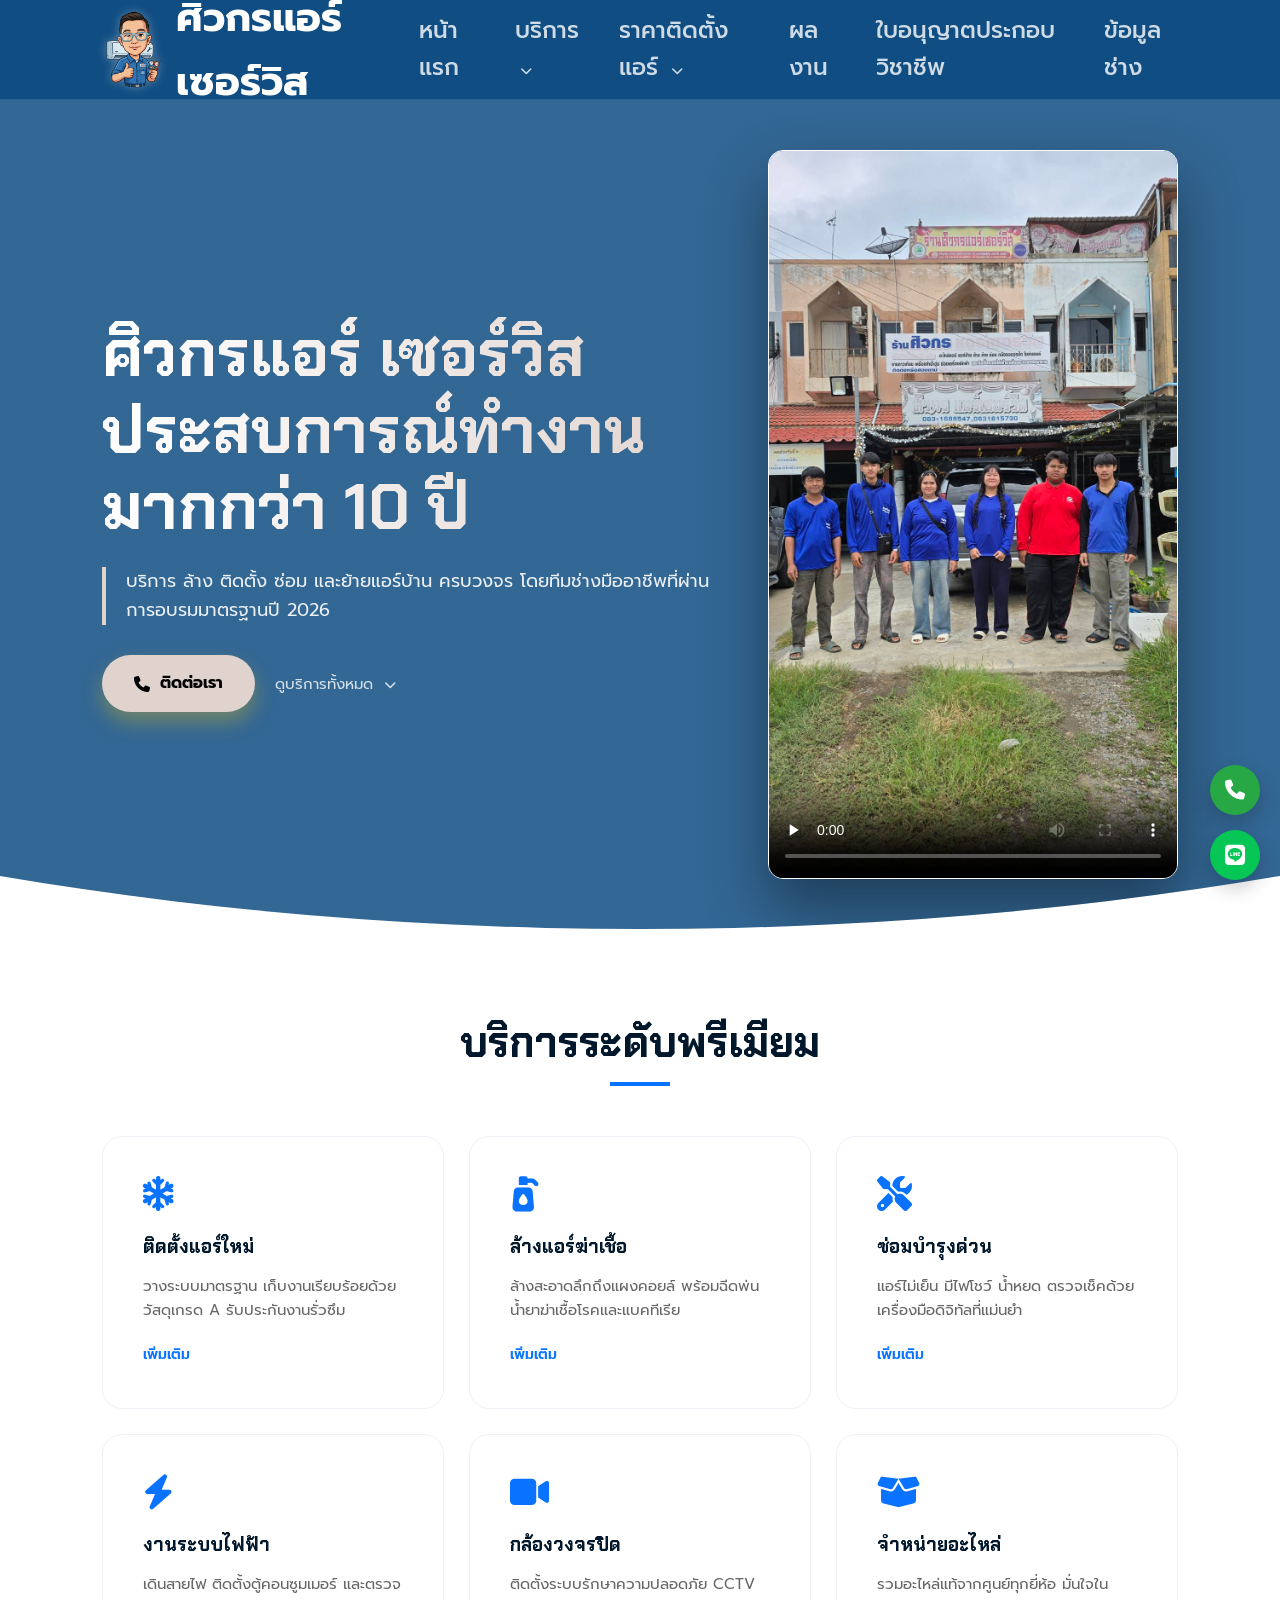
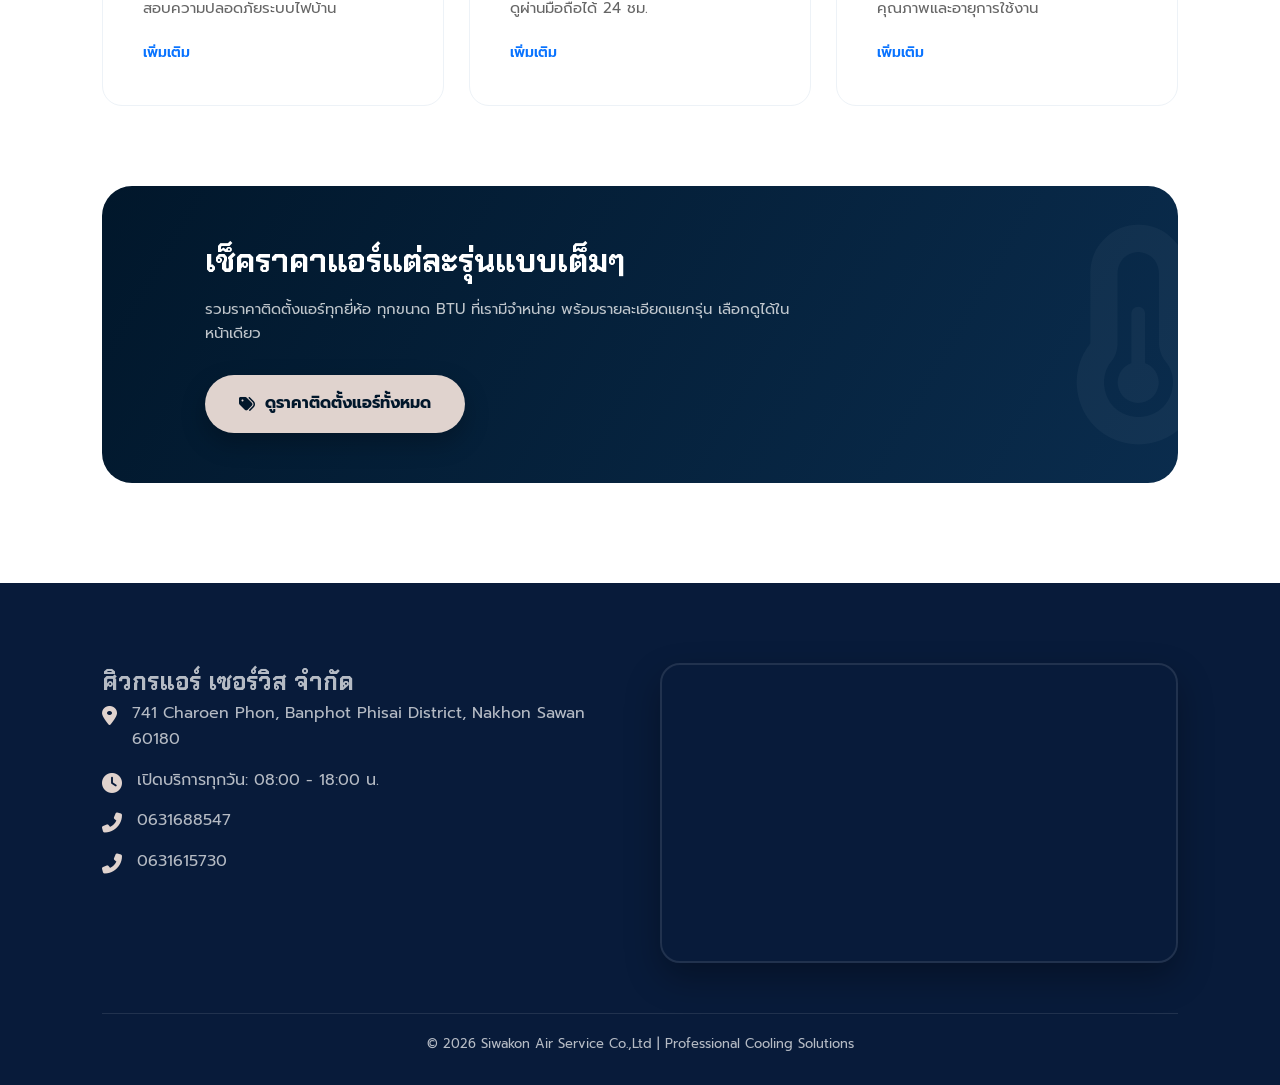
<file: index.html>
<!DOCTYPE html>
<html lang="th">
<head>
    <meta charset="UTF-8">
    <meta name="viewport" content="width=device-width, initial-scale=1.0">
    <title>ศิวกรแอร์ เซอร์วิส </title>
    
    <link href="https://fonts.googleapis.com/css2?family=Chakra+Petch:wght@300;400;600;700&family=Prompt:wght@300;400;600&display=swap" rel="stylesheet">
    
    <link rel="stylesheet" href="https://cdnjs.cloudflare.com/ajax/libs/font-awesome/6.4.0/css/all.min.css">

    <style>
        /* ================= ตัวแปรสีและค่าคงที่ (CSS Variables) ================= */
        :root {
            --primary-blue: #01172b;    /* สีน้ำเงินเข้ม */
            --accent-blue: #0973ff;     /* สีฟ้าสดใส */
            --gold: #e0d3ce;            /* สีครีมทอง */
            --light-bg: #ffffff;        /* สีพื้นหลังขาว */
            --glass: rgb(255, 255, 255); /* สีขาวทึบ */
            --transition: all 0.4s cubic-bezier(0.165, 0.84, 0.44, 1); /* ความเร็วในการเคลื่อนไหว */
            --nav-height: 150px;        /* ความสูงเมนูบนคอมพิวเตอร์ */
        }

        /* ================= รีเซ็ตค่าเริ่มต้น (Reset & Base) ================= */
        * {
            margin: 0; padding: 0;
            box-sizing: border-box;     /* คำนวณขนาดรวม Padding และ Border */
            font-family: 'Prompt', sans-serif; /* ใช้ฟอนต์ Prompt เป็นหลัก */
        }

        html {
            scroll-behavior: smooth;    /* ทำให้หน้าจอเลื่อนนุ่มนวลเมื่อกดลิงก์ */
            scroll-padding-top: var(--nav-height); /* เว้นที่ด้านบนเมนูไม่ให้บังเนื้อหา */
        }

        /* กำหนดฟอนต์พิเศษสำหรับหัวข้อ */
        h1, h2, h3, .navbar .logo {
            font-family: 'Chakra Petch', sans-serif;
        }

        body {
            background-color: var(--light-bg);
            color: #333;               /* สีตัวอักษรทั่วไป */
            overflow-x: hidden;         /* ป้องกันหน้าจอมือถือเลื่อนซ้ายขวาเกินจำเป็น */
            line-height: 1.6;           /* ระยะห่างระหว่างบรรทัด */
        }

        /* ================= แถบเมนูด้านบน (Navbar) ================= */
        .navbar {
            display: flex; align-items: center; justify-content: space-between;
            padding: 0 8%;             /* เว้นขอบซ้ายขวา */
            background: rgba(15, 76, 129, 0.95); /* พื้นหลังเมนูแบบโปร่งแสง */
            backdrop-filter: blur(15px); /* เอฟเฟกต์กระจกฝ้า */
            position: fixed; top: 0; width: 100%;
            height: var(--nav-height); z-index: 2000;
            border-bottom: 1px solid rgba(255,255,255,0.1);
            transition: var(--transition);
        }

        .logo {
            display: flex; align-items: center; gap: 12px;
            color: white; font-size: clamp(18px, 4vw, 40px); /* ขนาดตัวอักษรปรับตามจอ */
            font-weight: 700;
        }

        .logo img {
            height: clamp(40px, 8vw, 80px); /* ขนาดรูปโลโก้ปรับตามจอ */
            width: auto; filter: drop-shadow(0 0 5px rgba(255,255,255,0.3));
        }

        .menu { display: flex; gap: 35px; align-items: center; } /* เว้นระยะระหว่างเมนู */

        .menu a {
            color: rgba(255, 255, 255, 0.8); text-decoration: none;
            font-size: 23px; font-weight: 500; transition: var(--transition);
        }

        .menu a:hover { color: var(--gold); } /* เปลี่ยนสีเมนูเมื่อเอาเมาส์ชี้ */

        /* ================= DROPDOWN (RICH MENU) สำหรับคอมพิวเตอร์ ================= */
        .dropdown {
            position: relative;
            display: inline-block;
        }

        .dropdown-content {
            display: none;
            position: absolute;
            background-color: #ffffff;
            min-width: 250px;
            box-shadow: 0 15px 35px rgba(0,0,0,0.2);
            z-index: 3000;
            top: 100%;
            left: 0;
            border-radius: 15px;
            padding: 10px 0;
            overflow: hidden;
            animation: fadeInDown 0.3s ease;
        }

        .dropdown-content a {
            color: #333 !important;
            padding: 12px 20px !important;
            font-size: 16px !important;
            display: flex !important;
            align-items: center;
            gap: 12px;
            background: transparent !important;
            border-radius: 0 !important;
        }

        .dropdown-content a i { width: 20px; color: var(--accent-blue); }

        .dropdown-content a:hover {
            background-color: #f0f7ff !important;
            color: var(--accent-blue) !important;
            padding-left: 25px !important;
        }

        .dropdown:hover .dropdown-content { display: block; }

        @keyframes fadeInDown {
            from { opacity: 0; transform: translateY(-10px); }
            to { opacity: 1; transform: translateY(0); }
        }

        /* ================= ส่วนหน้าแรก (Hero Section) ================= */
        .hero {
            min-height: 100vh; display: flex; align-items: center; justify-content: center;
            padding: var(--nav-height) 8% 50px; 
            background: linear-gradient(rgba(15, 76, 129, 0.85), rgba(15, 76, 129, 0.85)), 
                        url('https://images.unsplash.com/photo-1581094288338-2314dddb7bc3?q=80&w=2070') center/cover;
            color: rgb(255, 255, 255); position: relative;
            clip-path: ellipse(150% 100% at 50% 0%); /* เอฟเฟกต์ทรงโค้งด้านล่าง */
        }

        .hero-content {
            max-width: 1200px; width: 100%;
            display: grid; grid-template-columns: 1.2fr 0.8fr; /* แบ่งข้อความและรูปเป็น 2 คอลัมน์ */
            gap: 50px; align-items: center;
        }

        .hero-text h1 {
            font-size: clamp(32px, 5vw, 64px); line-height: 1.2; margin-bottom: 20px;
            background: linear-gradient(to right, #fff, var(--gold));
         -webkit-background-clip: text; -webkit-text-fill-color: transparent; background-clip: text;
        }

        .hero-text p {
            font-size: 18px; margin-bottom: 30px; color: rgba(255,255,255,0.9);
            border-left: 4px solid var(--gold); padding-left: 20px;
        }

        .hero-btns { display: flex; gap: 20px; align-items: center; flex-wrap: wrap; }

        .btn-primary {
            padding: 16px 32px; background: var(--gold); color: #000;
            border-radius: 50px; text-decoration: none; font-weight: 700;
            display: flex; align-items: center; gap: 10px; transition: var(--transition);
            box-shadow: 0 10px 20px rgba(255, 204, 0, 0.3);
        }

        .btn-primary:hover { transform: translateY(-5px); background: #fff; }

        .hero-image { display: flex; justify-content: center; } /* จัดรูปให้อยู่กลาง */

        .hero-image img {
            width: 100%; max-width: 450px; height: auto; /* ให้รูปกว้างเต็มพื้นที่แต่ไม่เกิน 450px */
            object-fit: cover; border-radius: 15px; border: 1px solid var(--glass);
            box-shadow: 0 30px 60px rgba(0,0,0,0.4); transition: var(--transition);
        }

        .hero-image video {
            display: block; width: 100%; max-width: 450px; aspect-ratio: 9 / 16;
            object-fit: cover; border-radius: 15px; border: 1px solid var(--glass);
            background: var(--primary-blue); box-shadow: 0 30px 60px rgba(0,0,0,0.4);
        }

        /* ================= ส่วนบริการ (Services) ================= */
        .services { padding: 80px 8%; text-align: center; }

        .section-title {
            font-size: clamp(28px, 4vw, 42px); margin-bottom: 60px;
            position: relative; display: inline-block; color: var(--primary-blue);
        }

        .section-title::after {
            content: ''; position: absolute; bottom: -10px; left: 50%;
            transform: translateX(-50%); width: 60px; height: 4px; background: var(--accent-blue);
        }

        .service-grid {
            display: grid; grid-template-columns: repeat(auto-fit, minmax(280px, 1fr));
            gap: 25px;
        }

        .service-card {
            background: white; padding: 40px; border-radius: 20px;
            text-decoration: none; color: inherit; transition: var(--transition);
            border: 1px solid #edf2f7; text-align: left;
        }

        .service-card i { font-size: 35px; color: var(--accent-blue); margin-bottom: 20px; }

        .service-card h3 { margin-bottom: 12px; color: var(--primary-blue); }

        .service-card p { font-size: 15px; color: #666; margin-bottom: 20px; }

        .service-card .more-link { color: var(--accent-blue); font-weight: 600; font-size: 14px; }

        .service-card:hover { transform: translateY(-10px); box-shadow: 0 20px 40px rgba(0,0,0,0.05); }

        .price-cta {
            margin: 0 8% 100px; padding: 50px 8%; border-radius: 30px;
            background: linear-gradient(120deg, var(--primary-blue), #0a2c4d);
            color: white; display: flex; align-items: center; justify-content: space-between;
            gap: 30px; flex-wrap: wrap; position: relative; overflow: hidden;
        }

        .price-cta::before {
            content: '\f2c9'; font-family: 'Font Awesome 6 Free'; font-weight: 900;
            position: absolute; right: -30px; top: 50%; transform: translateY(-50%);
            font-size: 220px; color: rgba(255,255,255,0.04);
        }

        .price-cta-text { position: relative; z-index: 1; max-width: 600px; }
        .price-cta-text h2 { font-size: clamp(24px, 3vw, 32px); margin-bottom: 10px; color: white; }
        .price-cta-text p { color: rgba(255,255,255,0.75); font-size: 15px; }

        .price-cta-btn {
            position: relative; z-index: 1; flex-shrink: 0;
            padding: 16px 34px; background: var(--gold); color: #01172b;
            border-radius: 50px; text-decoration: none; font-weight: 700;
            display: flex; align-items: center; gap: 10px; transition: var(--transition);
            box-shadow: 0 10px 25px rgba(0,0,0,0.25);
        }

        .price-cta-btn:hover { transform: translateY(-4px); background: #fff; }

        @media (max-width: 850px) {
            .price-cta { margin: 0 5% 60px; padding: 40px 6%; text-align: center; justify-content: center; }
        }

        /* ================= ส่วนผลงาน (Portfolio) ================= */
        .portfolio { padding: 80px 0; background: var(--primary-blue); color: white; text-align: center; }

        .carousel { width: 100%; overflow: hidden; margin-top: 40px; }

        .carousel-track {
            display: flex; gap: 20px; animation: scroll 30s linear infinite; width: max-content;
        }

        .card { width: 280px; height: 380px; border-radius: 20px; overflow: hidden; position: relative; flex-shrink: 0; }

        .card img { width: 100%; height: 100%; object-fit: cover; transition: 0.5s; }

        .card-overlay {
            position: absolute; inset: 0; background: linear-gradient(transparent, rgba(0,0,0,0.8));
            display: flex; flex-direction: column; justify-content: flex-end; padding: 20px;
            opacity: 0; transition: 0.3s;
        }

        .card:hover .card-overlay { opacity: 1; }
        .card:hover img { transform: scale(1.1); }

        @keyframes scroll {
            0% { transform: translateX(0); }
            100% { transform: translateX(calc(-300px * 3)); }
        }

        /* ================= ปุ่มติดต่อลอยตัว (Floating Buttons) ================= */
        .floating-contact {
            position: fixed; right: 20px; bottom: 20px;
            display: flex; flex-direction: column; gap: 15px; z-index: 3000;
        }

        .float-btn {
            width: 50px; height: 50px; border-radius: 50%;
            display: flex; align-items: center; justify-content: center;
            color: white; font-size: 20px; box-shadow: 0 8px 20px rgba(0,0,0,0.2);
            transition: 0.3s; text-decoration: none;
        }

        .float-phone { background: #28a745; }
        .float-line { background: #06c755; }

        /* ================= ส่วนท้ายเว็บและแผนที่ (Footer & Map) ================= */
        footer { background: #081b3a; color: rgba(255,255,255,0.7); padding: 80px 8% 30px; }

        .footer-container {
            display: grid; grid-template-columns: repeat(auto-fit, minmax(300px, 1fr));
            gap: 40px; align-items: flex-start; max-width: 1200px; margin: 0 auto;
        }

        .footer-content h2 { color: white; margin-bottom: 25px; font-size: 28px; }

        .footer-info p { margin-bottom: 15px; display: flex; align-items: flex-start; font-size: 16px; }

        .footer-info i { margin-right: 15px; color: var(--gold); font-size: 20px; margin-top: 5px; }

        .map-link { text-decoration: none; display: block; width: 100%; }

        .map-container {
            width: 100%; height: 300px; border-radius: 20px; overflow: hidden;
            box-shadow: 0 15px 35px rgba(0,0,0,0.3); border: 2px solid rgba(255,255,255,0.1);
            position: relative;
        }

        .map-container iframe {
            width: 100%; height: 100%; border: 0; pointer-events: none; /* ปิดการเลื่อนใน iframe เพื่อให้คลิกลิงก์ง่ายขึ้น */
        }

        .map-container::after {
            content: 'คลิกเพื่อดูแผนที่ขนาดใหญ่';
            position: absolute; top: 0; left: 0; width: 100%; height: 100%;
            background: rgba(1, 23, 43, 0.4); color: rgb(255, 0, 0);
            display: flex; align-items: center; justify-content: center;
            font-weight: 600; opacity: 0; transition: 0.3s;
        }

        .map-link:hover .map-container::after { opacity: 1; }

        .footer-copy { 
            margin-top: 50px; padding-top: 20px; border-top: 1px solid rgba(255,255,255,0.1); 
            font-size: 13px; text-align: center;
        }

        /* ================= ตั้งค่าพิเศษสำหรับมือถือ (Responsive Updates) ================= */
        @media (max-width: 850px) {
            .navbar { 
                height: auto; 
                flex-direction: column; /* จัดโลโก้ไว้บน เมนูไว้ล่าง */
                padding: 10px 5%;
                gap: 10px;
            }

            .logo { font-size: 20px; }
            .logo img { height: 40px; }

            /* เมนูบนมือถือแสดงผลและเลื่อนปัดซ้าย-ขวาได้ */
            .menu { 
                display: flex !important;
                width: 100%; 
                overflow-x: auto;
                padding-bottom: 8px;
                gap: 12px;
                justify-content: flex-start;
                scrollbar-width: none;
            }
            .menu::-webkit-scrollbar { display: none; }

            .menu a, .dropdown .dropbtn { 
                font-size: 15px;
                white-space: nowrap;
                padding: 6px 12px;
                background: rgba(255,255,255,0.1);
                border-radius: 20px;
            }

            /* ซ่อน Dropdown Hover บนมือถือเพื่อไม่ให้บังหน้าจอ */
            .dropdown:hover .dropdown-content { display: none; }

            .hero-content { grid-template-columns: 1fr; text-align: center; gap: 30px; }
            .hero-image { order: -1; } 
            .footer-container { text-align: center; }
            .footer-info p { justify-content: center; }
            .map-container { height: 200px; width: 100%; }
        }
    </style>
</head>

<body>

    <nav class="navbar">
        <div class="logo">
            <img src="IM/Adobe Express 2026-03-13 16.31.52.png" alt="Logo">
            <span>ศิวกรแอร์ เซอร์วิส</span>
        </div>
        <div class="menu">
            <a href="index.html">หน้าแรก</a>
            
            <div class="dropdown">
                <a href="#services" class="dropbtn">บริการ <i class="fas fa-chevron-down" style="font-size: 12px; margin-left: 5px;"></i></a>
                <div class="dropdown-content">
                    <a href="service-install.html"><i class="fas fa-snowflake"></i> ติดตั้งแอร์ใหม่</a>
                    <a href="service-clean.html"><i class="fas fa-pump-soap"></i> ล้างแอร์ฆ่าเชื้อ</a>
                    <a href="service-repair.html"><i class="fas fa-tools"></i> ซ่อมบำรุงด่วน</a>
                    <a href="service-electric.html"><i class="fas fa-bolt"></i> งานระบบไฟฟ้า</a>
                    <a href="service-cctv.html"><i class="fas fa-video"></i> กล้องวงจรปิด</a>
                    <a href="service-parts.html"><i class="fas fa-box-open"></i> จำหน่ายอะไหล่</a>
                </div>
            </div>

            <div class="dropdown">
                <a href="prices.html#new-air" class="dropbtn">ราคาติดตั้งแอร์ <i class="fas fa-chevron-down" style="font-size: 12px; margin-left: 5px;"></i></a>
                <div class="dropdown-content">
                    <a href="prices.html#new-air"><i class="fas fa-snowflake"></i> แอร์ใหม่</a>
                    <a href="prices.html#used-air"><i class="fas fa-recycle"></i> แอร์มือสอง</a>
                </div>
            </div>
            <a href="portfolio.html">ผลงาน</a>
            <a href="licenses.html">ใบอนุญาตประกอบวิชาชีพ</a>
            <a href="contact.html">ข้อมูลช่าง</a>
        </div>
    </nav>

    <section class="hero" id="home">
        <div class="hero-content">
            <div class="hero-text">
                <h1>ศิวกรแอร์ เซอร์วิส<br>ประสบการณ์ทำงานมากกว่า 10 ปี</h1>
                <p>บริการ ล้าง ติดตั้ง ซ่อม และย้ายแอร์บ้าน ครบวงจร โดยทีมช่างมืออาชีพที่ผ่านการอบรมมาตรฐานปี 2026</p>
                <div class="hero-btns">
                    <a href="tel:0631688547" class="btn-primary">
                        <i class="fas fa-phone"></i> ติดต่อเรา
                    </a>
                    <a href="#services" style="color: rgba(255, 255, 255, 0.8); text-decoration: none; font-size: 15px;">
                        ดูบริการทั้งหมด <i class="fas fa-chevron-down" style="font-size: 12px; margin-left: 5px;"></i>
                    </a>
                </div>
            </div>
            <div class="hero-image">
                <video controls playsinline preload="none" poster="IM/173657_0.jpg" aria-label="คลิปโปรโมทร้านศิวกรแอร์ เซอร์วิส">
                    <source src="VDO/promo-overview.mp4" type="video/mp4">
                    เบราว์เซอร์นี้ไม่รองรับการเล่นวิดีโอ
                </video>
            </div>
        </div>
    </section>

    <section class="services" id="services">
        <h2 class="section-title">บริการระดับพรีเมียม</h2>
        <div class="service-grid">
            <a href="service-install.html" class="service-card">
                <i class="fas fa-snowflake"></i>
                <h3>ติดตั้งแอร์ใหม่</h3>
                <p>วางระบบมาตรฐาน เก็บงานเรียบร้อยด้วยวัสดุเกรด A รับประกันงานรั่วซึม</p>
                <span class="more-link">เพิ่มเติม</span>
            </a>
            <a href="service-clean.html" class="service-card">
                <i class="fas fa-pump-soap"></i>
                <h3>ล้างแอร์ฆ่าเชื้อ</h3>
                <p>ล้างสะอาดลึกถึงแผงคอยล์ พร้อมฉีดพ่นน้ำยาฆ่าเชื้อโรคและแบคทีเรีย</p>
                <span class="more-link">เพิ่มเติม</span>
            </a>
            <a href="service-repair.html" class="service-card">
                <i class="fas fa-tools"></i>
                <h3>ซ่อมบำรุงด่วน</h3>
                <p>แอร์ไม่เย็น มีไฟโชว์ น้ำหยด ตรวจเช็คด้วยเครื่องมือดิจิทัลที่แม่นยำ</p>
                <span class="more-link">เพิ่มเติม</span>
            </a>
            <a href="service-electric.html" class="service-card">
                <i class="fas fa-bolt"></i>
                <h3>งานระบบไฟฟ้า</h3>
                <p>เดินสายไฟ ติดตั้งตู้คอนซูมเมอร์ และตรวจสอบความปลอดภัยระบบไฟบ้าน</p>
                <span class="more-link">เพิ่มเติม</span>
            </a>
            <a href="service-cctv.html" class="service-card">
                <i class="fas fa-video"></i>
                <h3>กล้องวงจรปิด</h3>
                <p>ติดตั้งระบบรักษาความปลอดภัย CCTV ดูผ่านมือถือได้ 24 ชม.</p>
                <span class="more-link">เพิ่มเติม</span>
            </a>
            <a href="service-parts.html" class="service-card">
                <i class="fas fa-box-open"></i>
                <h3>จำหน่ายอะไหล่</h3>
                <p>รวมอะไหล่แท้จากศูนย์ทุกยี่ห้อ มั่นใจในคุณภาพและอายุการใช้งาน</p>
                <span class="more-link">เพิ่มเติม</span>
            </a>
        </div>
    </section>

    <section class="price-cta">
        <div class="price-cta-text">
            <h2>เช็คราคาแอร์แต่ละรุ่นแบบเต็มๆ</h2>
            <p>รวมราคาติดตั้งแอร์ทุกยี่ห้อ ทุกขนาด BTU ที่เรามีจำหน่าย พร้อมรายละเอียดแยกรุ่น เลือกดูได้ในหน้าเดียว</p>
        </div>
        <a href="prices.html" class="price-cta-btn">
            <i class="fas fa-tags"></i> ดูราคาติดตั้งแอร์ทั้งหมด
        </a>
    </section>

    <footer style="margin-top: 100px;">
        <div class="footer-container">
            <div class="footer-info">
                <h2>ศิวกรแอร์ เซอร์วิส จำกัด</h2>
                <p><i class="fas fa-map-marker-alt"></i> 741 Charoen Phon, Banphot Phisai District, Nakhon Sawan 60180</p>
                <p><i class="fas fa-clock"></i> เปิดบริการทุกวัน: 08:00 - 18:00 น.</p>
                <p><i class="fas fa-phone-alt"></i> 0631688547</p>
                <p><i class="fas fa-phone-alt"></i> 0631615730</p>
            </div>
            
            <a href="https://www.google.com/maps/place/%E0%B8%A3%E0%B9%89%E0%B8%B2%E0%B8%99%E0%B8%A8%E0%B8%B4%E0%B8%A7%E0%B8%81%E0%B8%A3%E0%B9%81%E0%B8%AD%E0%B8%A3%E0%B9%8C%E0%B9%80%E0%B8%8B%E0%B8%AD%E0%B8%A3%E0%B9%8C%E0%B8%A7%E0%B8%B4%E0%B8%AA/@15.9487466,99.9811631,399m/data=!3m1!1e3!4m6!3m5!1s0x30e0618f72bed6fb:0xf249a0e9bf0afdb9!8m2!3d15.9489198!4d99.9811804!16s%2Fg%2F11twqp8hzm?entry=ttu&g_ep=EgoyMDI2MDMxMS4wIKXMDSoASAFQAw%3D%3D" target="_blank" class="map-link">
                <div class="map-container">
                    <iframe src="https://www.google.com/maps/embed?pb=!1m14!1m8!1m3!1d1735.7994920962788!2d99.9811631!3d15.9487466!3m2!1i1024!2i768!4f13.1!3m3!1m2!1s0x30e0618f72bed6fb%3A0xf249a0e9bf0afdb9!2z4Lij4LmJ4Liy4LiZ4Lio4Li04Lin4LiB4Lij4LmB4Lit4Lij4LmM4LmA4LiL4Lit4Lij4LmM4Lin4Li04Liq!5e1!3m2!1sen!2sth!4v1773635814027!5m2!1sen!2sth" allowfullscreen="" loading="lazy"></iframe>
                </div>
            </a>
        </div>
        
        <div class="footer-copy">
            © 2026 Siwakon Air Service Co.,Ltd | Professional Cooling Solutions
        </div>
    </footer>

    <div class="floating-contact">
        <a href="tel:0631688547" class="float-btn float-phone" aria-label="โทร 0631688547"><i class="fas fa-phone"></i></a>
        <a href="https://lin.ee/RElZnJy" target="_blank" rel="noopener" class="float-btn float-line" aria-label="เพิ่มเพื่อน LINE"><i class="fab fa-line"></i></a>
    </div>

    <script>
        // เปลี่ยนขนาดแถบเมนูเมื่อเลื่อนหน้าจอ
        window.addEventListener('scroll', function() {
            const nav = document.querySelector('.navbar');
            if (window.scrollY > 50) {
                nav.style.height = '70px';
                nav.style.background = 'rgba(8, 27, 58, 0.98)';
            } else {
                nav.style.height = '100px';
                nav.style.background = 'rgba(15, 76, 129, 0.95)';
            }
        });
    </script>

</body>
</html>
</file>
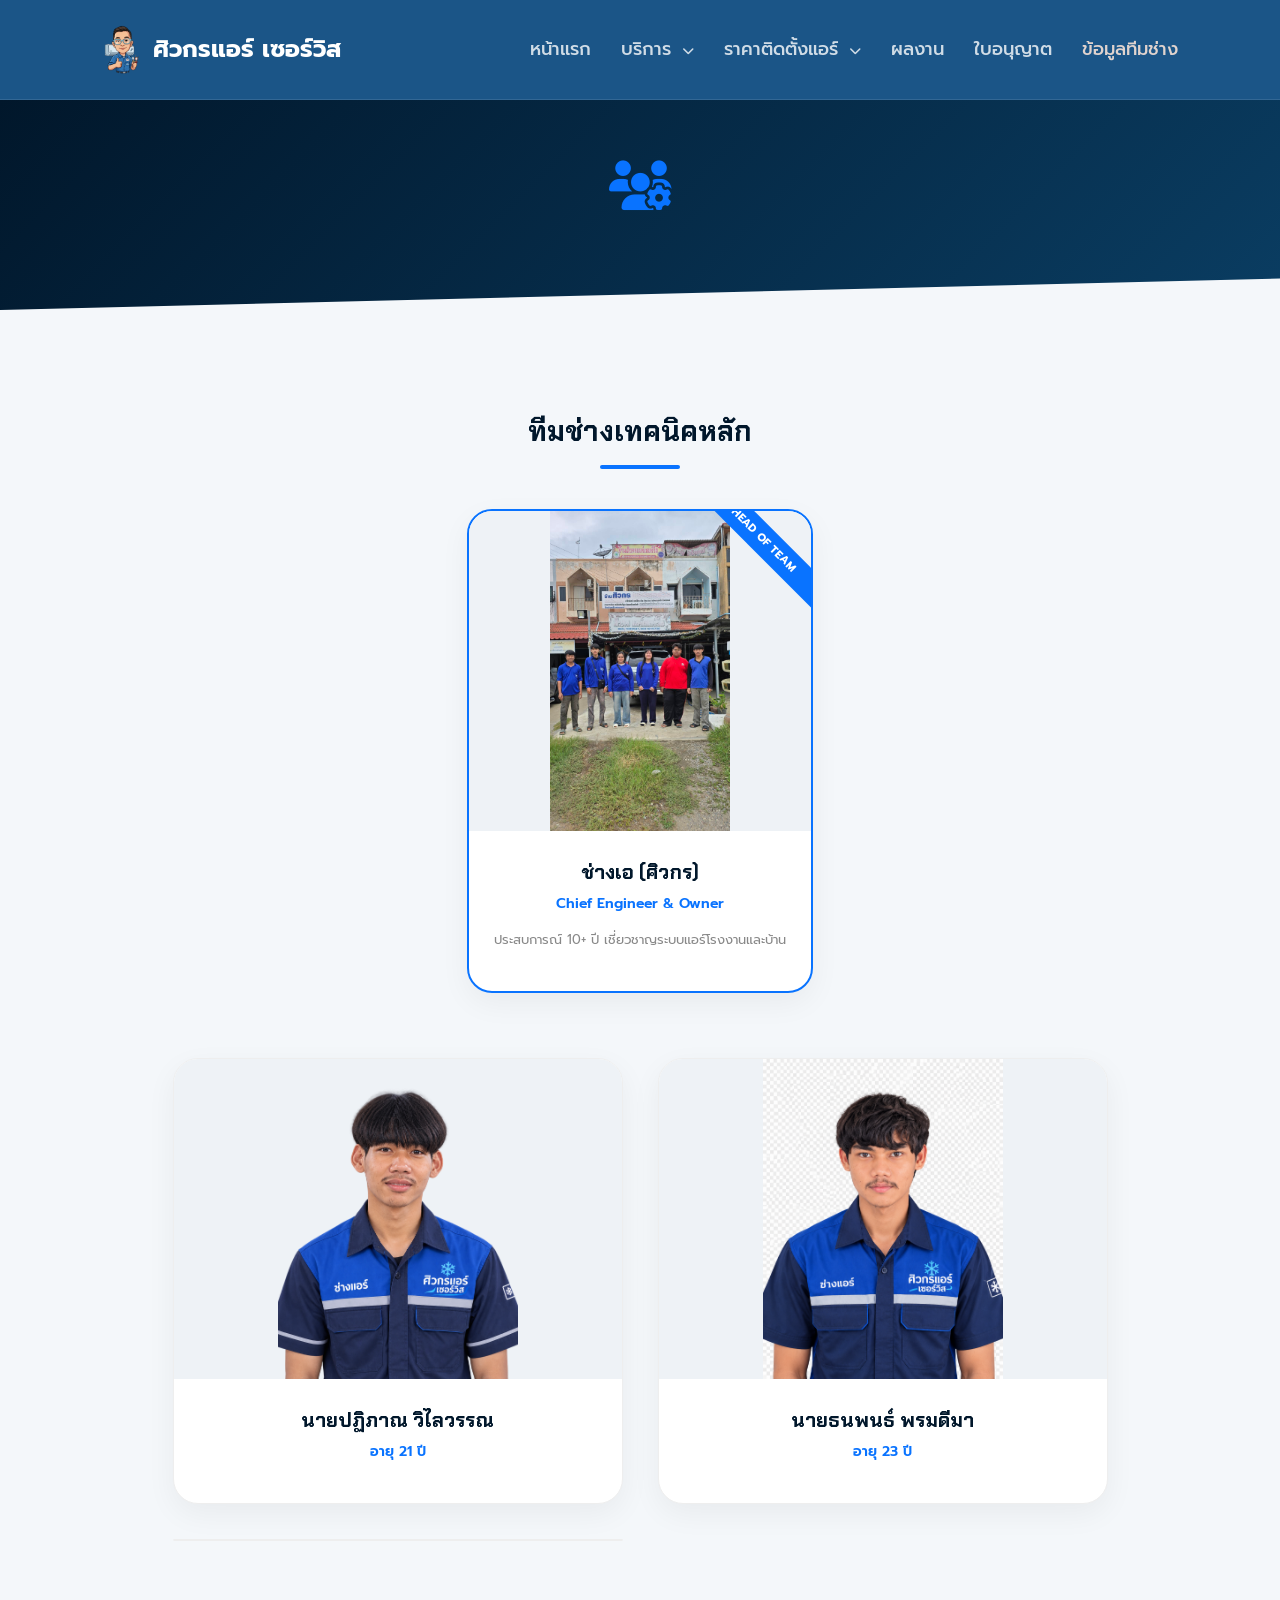
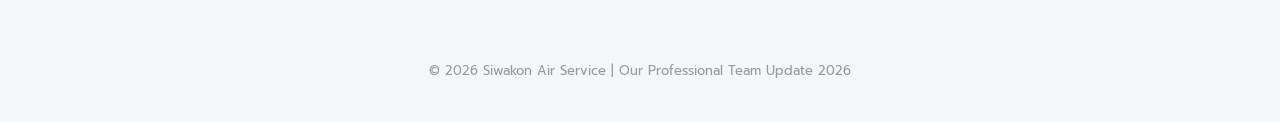
<file: contact.html>
<!DOCTYPE html>
<html lang="th">
<head>
    <meta charset="UTF-8">
    <meta name="viewport" content="width=device-width, initial-scale=1.0">
    <title>ทีมช่างมืออาชีพ - ศิวกรแอร์ เซอร์วิส</title>
    
    <link href="https://fonts.googleapis.com/css2?family=Chakra+Petch:wght@300;400;600;700&family=Prompt:wght@300;400;600&display=swap" rel="stylesheet">
    <link rel="stylesheet" href="https://cdnjs.cloudflare.com/ajax/libs/font-awesome/6.4.0/css/all.min.css">

    <style>
        /* ================= ตัวแปรสีควบคุมธีม ================= */
        :root {
            --primary-dark: #01172b;
            --accent-blue: #0973ff;
            --intern-orange: #f39c12; /* สีสำหรับเด็กฝึกงาน */
            --gold: #e0d3ce;
            --white: #ffffff;
            --bg-light: #f4f7fa;
            --transition: all 0.4s cubic-bezier(0.165, 0.84, 0.44, 1);
            --nav-height: 100px; /* ความสูงเมนูสำหรับ Desktop */
        }

        /* ================= รีเซ็ตค่ามาตรฐาน ================= */
        * {
            margin: 0; padding: 0; box-sizing: border-box;
            font-family: 'Prompt', sans-serif;
        }

        body {
            background-color: var(--bg-light);
            color: #333; line-height: 1.6;
            overflow-x: hidden;
            padding-top: var(--nav-height);
        }

        h1, h2, h3, .logo { font-family: 'Chakra Petch', sans-serif; }

        /* ================= แถบเมนูด้านบน (Navbar) เหมือนหน้าแรก ================= */
        .navbar {
            display: flex; align-items: center; justify-content: space-between;
            padding: 0 8%;
            background: rgba(15, 76, 129, 0.95);
            backdrop-filter: blur(15px);
            position: fixed; top: 0; width: 100%;
            height: var(--nav-height); z-index: 2000;
            border-bottom: 1px solid rgba(255,255,255,0.1);
            transition: var(--transition);
        }

        .logo {
            display: flex; align-items: center; gap: 12px;
            color: white; font-size: 24px; font-weight: 700; text-decoration: none;
        }

        .logo img { height: 50px; width: auto; }

        .menu { display: flex; gap: 30px; align-items: center; }

        .menu a {
            color: rgba(255, 255, 255, 0.8); text-decoration: none;
            font-size: 18px; font-weight: 500; transition: var(--transition);
        }

        .menu a:hover { color: var(--gold); }

        /* Dropdown (Rich Menu) */
        .dropdown { position: relative; display: inline-block; }
        .dropdown-content {
            display: none; position: absolute; background-color: #ffffff;
            min-width: 220px; box-shadow: 0 15px 35px rgba(0,0,0,0.2);
            z-index: 3000; top: 100%; left: 0; border-radius: 12px;
            padding: 10px 0; overflow: hidden;
        }
        .dropdown-content a {
            color: #333 !important; padding: 12px 20px !important;
            font-size: 15px !important; display: flex !important;
            align-items: center; gap: 10px; background: transparent !important;
        }
        .dropdown-content a i { color: var(--accent-blue); width: 20px; }
        .dropdown-content a:hover { background-color: #f0f7ff !important; color: var(--accent-blue) !important; }
        .dropdown:hover .dropdown-content { display: block; }

        /* ================= ส่วนหัว Header ================= */
        .team-header {
            padding: 60px 8% 80px;
            background: linear-gradient(135deg, var(--primary-dark), #0a3d62);
            color: white; text-align: center;
            clip-path: polygon(0 0, 100% 0, 100% 85%, 0% 100%);
        }

        .team-header h1 { font-size: clamp(28px, 5vw, 42px); margin-bottom: 15px; }
        .section-divider {
            text-align: center; margin: 60px 0 40px; 
            font-size: 28px; color: var(--primary-dark);
            position: relative;
        }
        .section-divider::after {
            content: ''; display: block; width: 80px; height: 4px;
            background: var(--accent-blue); margin: 10px auto; border-radius: 2px;
        }

        /* ================= Team Grid Layout ================= */
        .container { padding: 40px 8% 80px; max-width: 1300px; margin: 0 auto; }

        .team-grid {
            display: grid;
            grid-template-columns: repeat(auto-fit, minmax(min(100%, 320px), 450px));
            gap: 35px;
            justify-content: center;
        }

        /* การ์ดพนักงาน */
        .staff-card {
            background: var(--white);
            border-radius: 25px;
            overflow: hidden;
            box-shadow: 0 10px 30px rgba(0,0,0,0.05);
            transition: var(--transition);
            border: 1px solid #eee;
            text-align: center;
            position: relative;
        }

        .staff-card:hover {
            transform: translateY(-12px);
            box-shadow: 0 20px 40px rgba(9,115,255,0.15);
        }

        /* หัวหน้าช่าง */
        .staff-card.leader {
            grid-column: 1 / -1;
            max-width: 450px;
            margin: 0 auto 30px;
            border: 2.5px solid var(--accent-blue);
        }
        .staff-card.leader::before {
            content: 'HEAD OF TEAM';
            position: absolute; top: 15px; right: -35px;
            background: var(--accent-blue); color: white;
            padding: 5px 40px; transform: rotate(45deg);
            font-size: 11px; font-weight: 700; z-index: 5;
        }

        /* รูปพนักงาน */
        .staff-img-box { width: 100%; height: 320px; overflow: hidden; background: #eee; }
        .staff-img-box { width: 100%; aspect-ratio: 3 / 4; overflow: hidden; background: #eef2f6; }
        .staff-img-box img { width: 100%; height: 100%; object-fit: contain; display: block; }
    .intern-card .staff-img-box { aspect-ratio: 4 / 3; }

        .staff-info { padding: 25px; }
        .staff-info h3 { color: var(--primary-dark); font-size: 20px; margin-bottom: 5px; }
        .staff-info span { color: var(--accent-blue); font-weight: 600; font-size: 14px; display: block; margin-bottom: 15px; }
        
        .view-more {
            display: inline-block; padding: 8px 20px;
            background: #f8f9fa; color: #555;
            text-decoration: none; border-radius: 50px;
            font-size: 13px; font-weight: 600; border: 1px solid #ddd;
            transition: 0.3s;
        }
        .staff-card:hover .view-more { background: var(--primary-dark); color: white; border-color: var(--primary-dark); }

        /* การ์ดเด็กฝึกงาน */
        .intern-card { border-top: 5px solid var(--intern-orange); }
        .intern-card .staff-img-box { height: 260px; }
        .intern-card span { color: var(--intern-orange); }
        .intern-badge {
            background: var(--intern-orange); color: white;
            padding: 3px 12px; border-radius: 50px; font-size: 11px;
            position: absolute; top: 15px; left: 15px; font-weight: 700;
        }

        /* ================= Responsive ================= */
        @media (max-width: 850px) {
            .navbar { height: auto; flex-direction: column; padding: 10px 5%; gap: 10px; }
            .logo { font-size: 20px; }
            .menu { 
                display: flex !important; width: 100%; overflow-x: auto;
                padding-bottom: 8px; gap: 12px; justify-content: flex-start;
                scrollbar-width: none;
            }
            .menu::-webkit-scrollbar { display: none; }
            .menu a { font-size: 15px; white-space: nowrap; padding: 6px 12px; background: rgba(255,255,255,0.1); border-radius: 20px; }
            .dropdown:hover .dropdown-content { display: none; }
            
            .container { padding: 20px 5%; }
            .team-header { padding-top: 10px; } /* ลด Padding เพราะ Navbar ตัวเล็กลง */
            .staff-card.leader { max-width: 100%; }
            .team-grid { gap: 20px; }
        }
    </style>
</head>
<body>

    <nav class="navbar" id="mainNavbar">
        <a href="index.html" class="logo">
            <img src="IM/Adobe Express 2026-03-13 16.31.52.png" alt="Logo">
            <span>ศิวกรแอร์ เซอร์วิส</span>
        </a>
        <div class="menu">
            <a href="index.html">หน้าแรก</a>
            
            <div class="dropdown">
                <a href="#" class="dropbtn">บริการ <i class="fas fa-chevron-down" style="font-size: 12px; margin-left: 5px;"></i></a>
                <div class="dropdown-content">
                    <a href="service-install.html"><i class="fas fa-snowflake"></i> ติดตั้งแอร์ใหม่</a>
                    <a href="service-clean.html"><i class="fas fa-pump-soap"></i> ล้างแอร์ฆ่าเชื้อ</a>
                    <a href="service-repair.html"><i class="fas fa-tools"></i> ซ่อมบำรุงด่วน</a>
                    <a href="service-electric.html"><i class="fas fa-bolt"></i> งานระบบไฟฟ้า</a>
                    <a href="service-cctv.html"><i class="fas fa-video"></i> กล้องวงจรปิด</a>
                    <a href="service-parts.html"><i class="fas fa-box-open"></i> จำหน่ายอะไหล่</a>
                </div>
            </div>
            <div class="dropdown">
                <a href="prices.html#new-air" class="dropbtn">ราคาติดตั้งแอร์ <i class="fas fa-chevron-down" style="font-size: 12px; margin-left: 5px;"></i></a>
                <div class="dropdown-content">
                    <a href="prices.html#new-air"><i class="fas fa-snowflake"></i> แอร์ใหม่</a>
                    <a href="prices.html#used-air"><i class="fas fa-recycle"></i> แอร์มือสอง</a>
                </div>
            </div>
            <a href="portfolio.html">ผลงาน</a>
            <a href="licenses.html">ใบอนุญาต</a>
            <a href="contact.html" style="color: var(--gold);">ข้อมูลทีมช่าง</a>
        </div>
    </nav>

    <header class="team-header">
        <i class="fas fa-users-cog" style="font-size: 50px; color: var(--accent-blue); margin-bottom: 20px;"></i>
    </header>

    <main class="container">
        
        <h2 class="section-divider">ทีมช่างเทคนิคหลัก</h2>
        
        <div class="team-grid">
            <div class="staff-card leader">
                <div class="staff-img-box">
                    <img src="IM/173657_0.jpg" alt="ช่างเอ">
                </div>
                <div class="staff-info">
                    <h3>ช่างเอ (ศิวกร)</h3>
                    <span>Chief Engineer & Owner</span>
                    <p style="font-size: 13px; color: #888; margin-bottom: 15px;">ประสบการณ์ 10+ ปี เชี่ยวชาญระบบแอร์โรงงานและบ้าน</p>
                </div>
            </div>

            <div class="staff-card">
                <div class="staff-img-box">
                    <img src="IM/ปฏิภาณ วิไลวรรณ.png" alt="ปฏิภาณ วิไลวรรณ" loading="lazy">
                </div>
                <div class="staff-info">
                    <h3>นายปฏิภาณ วิไลวรรณ</h3>
                    <span>อายุ 21 ปี</span>
                </div>
            </div>

            <div class="staff-card">
                <div class="staff-img-box">
                    <img src="IM/ธนพนธ์ พรมดีมา.png" alt="ธนพนธ์ พรมดีมา" loading="lazy">
                </div>
                <div class="staff-info">
                    <h3>นายธนพนธ์ พรมดีมา</h3>
                    <span>อายุ 23 ปี</span>
                </div>
            </div>

            <div class="staff-card">
        </div>
    </main>

    <footer style="text-align: center; padding: 40px; color: #999; font-size: 13px;">
        © 2026 Siwakon Air Service | Our Professional Team Update 2026
    </footer>

    <script>
        // เปลี่ยนขนาดแถบเมนูเมื่อเลื่อนหน้าจอเหมือนหน้า Index
        window.addEventListener('scroll', function() {
            const nav = document.getElementById('mainNavbar');
            if (window.scrollY > 50) {
                nav.style.height = '70px';
                nav.style.background = 'rgba(8, 27, 58, 0.98)';
            } else {
                nav.style.height = '100px';
                nav.style.background = 'rgba(15, 76, 129, 0.95)';
            }
        });
    </script>

</body>
</html>
</file>
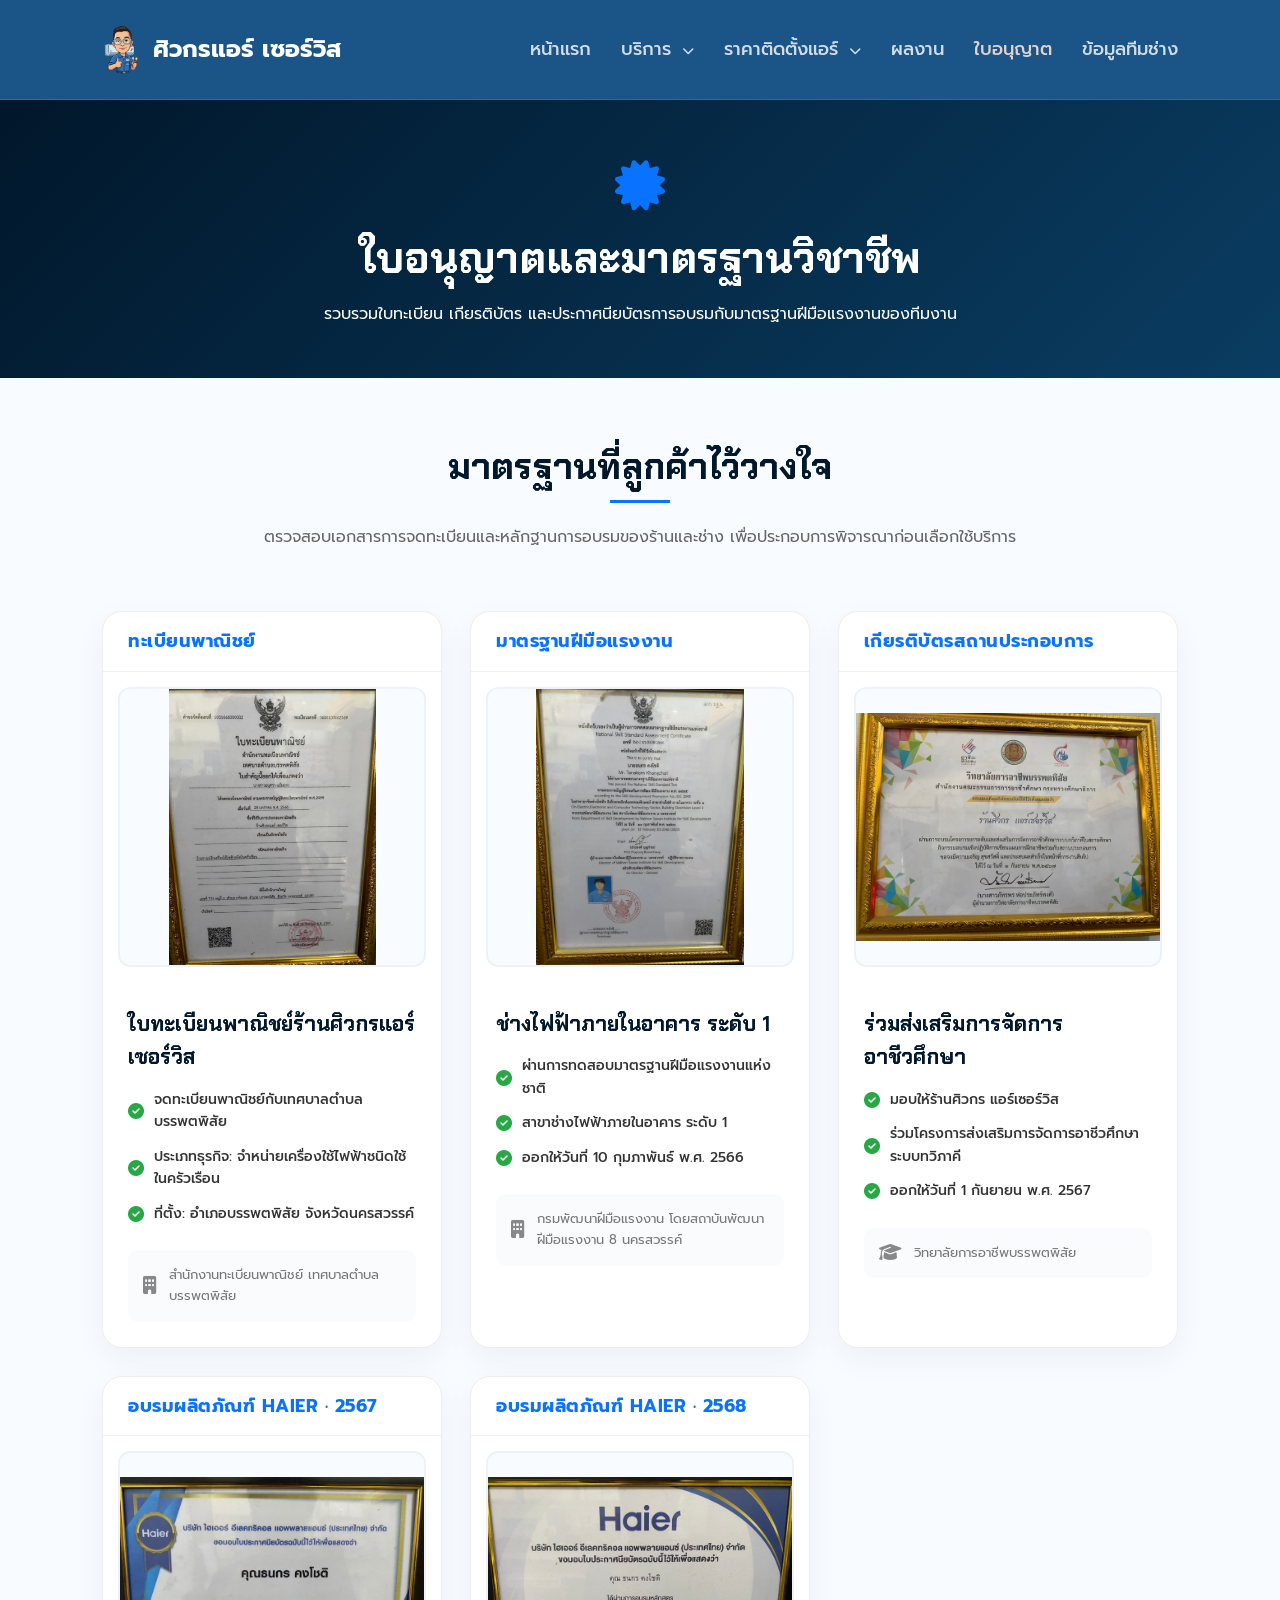
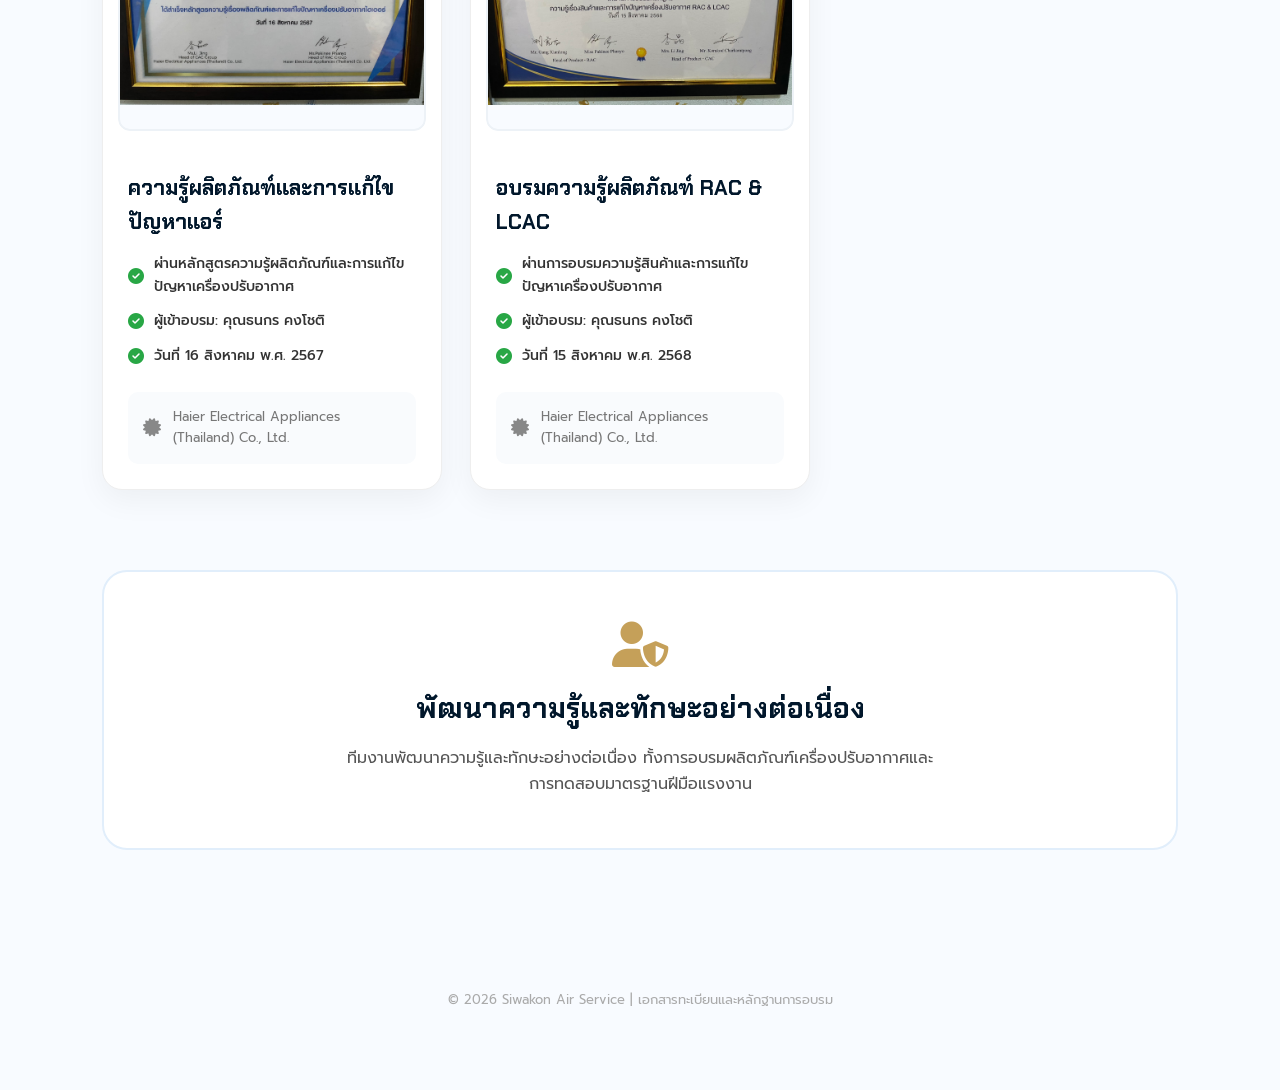
<file: licenses.html>
<!DOCTYPE html>
<html lang="th">
<head>
    <meta charset="UTF-8">
    <meta name="viewport" content="width=device-width, initial-scale=1.0">
    <title>ใบอนุญาตและมาตรฐานวิชาชีพ - ศิวกรแอร์ เซอร์วิส</title>
    
    <link href="https://fonts.googleapis.com/css2?family=Chakra+Petch:wght@300;400;600;700&family=Prompt:wght@300;400;600&display=swap" rel="stylesheet">
    <link rel="stylesheet" href="https://cdnjs.cloudflare.com/ajax/libs/font-awesome/6.4.0/css/all.min.css">

    <style>
        /* ================= ตัวแปรสีและค่าคงที่ ================= */
        :root {
            --primary-blue: #01172b;    /* สีน้ำเงินเข้ม */
            --accent-blue: #0973ff;     /* สีฟ้าสดใส */
            --gold: #e0d3ce;            /* สีครีมทอง */
            --white: #ffffff;
            --light-bg: #f8fbff;
            --transition: all 0.4s cubic-bezier(0.165, 0.84, 0.44, 1);
            --nav-height: 100px;        /* ความสูงเมนู */
        }

        /* ================= รีเซ็ตค่าพื้นฐาน ================= */
        * {
            margin: 0; padding: 0; box-sizing: border-box;
            font-family: 'Prompt', sans-serif;
        }

        body {
            background-color: var(--light-bg);
            color: #333; line-height: 1.6;
            overflow-x: hidden;
            padding-top: var(--nav-height); 
        }

        h1, h2, h3, .logo { font-family: 'Chakra Petch', sans-serif; }

        /* ================= แถบเมนูด้านบน (Navbar) เหมือนหน้าแรก ================= */
        .navbar {
            display: flex; align-items: center; justify-content: space-between;
            padding: 0 8%;
            background: rgba(15, 76, 129, 0.95);
            backdrop-filter: blur(15px);
            position: fixed; top: 0; width: 100%;
            height: var(--nav-height); z-index: 2000;
            border-bottom: 1px solid rgba(255,255,255,0.1);
            transition: var(--transition);
        }

        .logo {
            display: flex; align-items: center; gap: 12px;
            color: white; font-size: 24px; font-weight: 700; text-decoration: none;
        }

        .logo img { height: 50px; width: auto; }

        .menu { display: flex; gap: 30px; align-items: center; }

        .menu a {
            color: rgba(255, 255, 255, 0.8); text-decoration: none;
            font-size: 18px; font-weight: 500; transition: var(--transition);
        }

        .menu a:hover { color: var(--gold); }

        /* Dropdown (Rich Menu) */
        .dropdown { position: relative; display: inline-block; }
        .dropdown-content {
            display: none; position: absolute; background-color: #ffffff;
            min-width: 220px; box-shadow: 0 15px 35px rgba(0,0,0,0.2);
            z-index: 3000; top: 100%; left: 0; border-radius: 12px;
            padding: 10px 0; overflow: hidden;
        }
        .dropdown-content a {
            color: #333 !important; padding: 12px 20px !important;
            font-size: 15px !important; display: flex !important;
            align-items: center; gap: 10px; background: transparent !important;
            border-radius: 0 !important;
        }
        .dropdown-content a i { color: var(--accent-blue); width: 20px; }
        .dropdown-content a:hover { background-color: #f0f7ff !important; color: var(--accent-blue) !important; }
        .dropdown:hover .dropdown-content { display: block; }

        /* ================= ส่วนหัวข้อ Hero ================= */
        .page-header {
            padding: 60px 8% 50px;
            background: linear-gradient(135deg, var(--primary-blue), #0a3d62);
            color: white; text-align: center;
        }
        .page-header i { font-size: 50px; color: var(--accent-blue); margin-bottom: 15px; }
        .page-header h1 { font-size: clamp(26px, 5vw, 42px); margin-bottom: 10px; }

        /* ================= ส่วนเนื้อหาหลัก ================= */
        .content-section { padding: 60px 8%; max-width: 1300px; margin: 0 auto; }

        .section-intro { text-align: center; margin-bottom: 60px; max-width: 800px; margin-left: auto; margin-right: auto; }
        .section-intro h2 { font-size: clamp(24px, 4vw, 36px); color: var(--primary-blue); margin-bottom: 15px; position: relative; display: inline-block; }
        .section-intro h2::after { content: ''; position: absolute; bottom: -8px; left: 50%; transform: translateX(-50%); width: 60px; height: 3px; background: var(--accent-blue); }
        .section-intro p { color: #666; font-size: 16px; margin-top: 15px; }

        .license-grid {
            display: grid; grid-template-columns: repeat(auto-fit, minmax(280px, 1fr));
            gap: 28px; margin-bottom: 80px;
        }

        .license-card {
            background: var(--white); border-radius: 20px; overflow: hidden;
            box-shadow: 0 10px 30px rgba(0,0,0,0.05); border: 1px solid #eee;
            transition: var(--transition);
        }
        .license-card:hover { transform: translateY(-8px); box-shadow: 0 15px 40px rgba(9,115,255,0.1); border-color: var(--accent-blue); }

        .card-header {
            padding: 15px 25px; border-bottom: 1px solid #f0f0f0;
            color: var(--accent-blue); font-weight: 700; font-size: 18px;
            text-transform: uppercase; letter-spacing: 0.5px;
        }

        .card-image { width: 100%; height: auto; padding: 15px; background: #fff; }
        .card-image img {
            width: 100%; height: 280px; object-fit: contain;
            border: 2px solid #edf2f7; border-radius: 12px; display: block;
            background: #f8fbff;
            transition: transform 0.3s ease;
        }
        .card-image-link { display: block; position: relative; border-radius: 12px; overflow: hidden; cursor: zoom-in; }
        .card-image-link::after {
            content: 'คลิกเพื่อดูภาพขนาดเต็ม'; position: absolute; inset: auto 0 0;
            padding: 9px 12px; color: white; text-align: center; font-size: 13px;
            background: rgba(1, 23, 43, 0.78); opacity: 0; transition: opacity 0.25s ease;
        }
        .card-image-link:hover::after, .card-image-link:focus-visible::after { opacity: 1; }
        .card-image-link:hover img { transform: scale(1.025); }
        .card-image-link:focus-visible { outline: 3px solid var(--accent-blue); outline-offset: 3px; }

        .card-body { padding: 25px; }
        .card-body h3 { color: var(--primary-blue); font-size: 21px; margin-bottom: 15px; }
        .card-body p { font-size: 15px; color: #666; margin-bottom: 20px; }

        .info-list { list-style: none; margin-bottom: 25px; }
        .info-list li { display: flex; align-items: center; gap: 10px; margin-bottom: 12px; font-weight: 500; font-size: 14px; }
        .info-list li i { color: #28a745; font-size: 16px; }

        .issuer-box { display: flex; align-items: center; gap: 12px; padding: 15px; background: #f9fbfd; border-radius: 10px; font-size: 13px; color: #777; }
        .issuer-box i { font-size: 18px; color: #888; }

        .trust-box { text-align: center; margin-top: 60px; padding: 50px; background: var(--white); border-radius: 25px; border: 2px solid #e1eefb; }
        .trust-box i { font-size: 45px; color: #c5a059; margin-bottom: 20px; }
        .trust-box h2 { font-size: 28px; color: var(--primary-blue); margin-bottom: 15px; }
        .trust-box p { color: #555; max-width: 600px; margin: 0 auto; }

        /* ================= Responsive สำหรับมือถือ ================= */
        @media (max-width: 850px) {
            .navbar { height: auto; flex-direction: column; padding: 10px 5%; gap: 10px; }
            .logo { font-size: 20px; }
            .logo img { height: 40px; }
            .menu { 
                display: flex !important; width: 100%; overflow-x: auto;
                padding-bottom: 8px; gap: 12px; justify-content: flex-start;
                scrollbar-width: none;
            }
            .menu::-webkit-scrollbar { display: none; }
            .menu a { font-size: 15px; white-space: nowrap; padding: 6px 12px; background: rgba(255,255,255,0.1); border-radius: 20px; }
            .dropdown:hover .dropdown-content { display: none; }
            
            .content-section { padding: 40px 5%; }
            .license-grid { grid-template-columns: 1fr; }
            .page-header { padding-top: 40px; }
        }
    </style>
</head>
<body>

    <nav class="navbar">
        <a href="index.html" class="logo">
            <img src="IM/Adobe Express 2026-03-13 16.31.52.png" alt="Logo">
            <span>ศิวกรแอร์ เซอร์วิส</span>
        </a>
        <div class="menu">
            <a href="index.html">หน้าแรก</a>
            
            <div class="dropdown">
                <a href="#" class="dropbtn">บริการ <i class="fas fa-chevron-down" style="font-size: 12px; margin-left: 5px;"></i></a>
                <div class="dropdown-content">
                    <a href="service-install.html"><i class="fas fa-snowflake"></i> ติดตั้งแอร์ใหม่</a>
                    <a href="service-clean.html"><i class="fas fa-pump-soap"></i> ล้างแอร์ฆ่าเชื้อ</a>
                    <a href="service-repair.html"><i class="fas fa-tools"></i> ซ่อมบำรุงด่วน</a>
                    <a href="service-electric.html"><i class="fas fa-bolt"></i> งานระบบไฟฟ้า</a>
                    <a href="service-cctv.html"><i class="fas fa-video"></i> กล้องวงจรปิด</a>
                    <a href="service-parts.html"><i class="fas fa-box-open"></i> จำหน่ายอะไหล่</a>
                </div>
            </div>
            <div class="dropdown">
                <a href="prices.html#new-air" class="dropbtn">ราคาติดตั้งแอร์ <i class="fas fa-chevron-down" style="font-size: 12px; margin-left: 5px;"></i></a>
                <div class="dropdown-content">
                    <a href="prices.html#new-air"><i class="fas fa-snowflake"></i> แอร์ใหม่</a>
                    <a href="prices.html#used-air"><i class="fas fa-recycle"></i> แอร์มือสอง</a>
                </div>
            </div>
            <a href="portfolio.html">ผลงาน</a>
            <a href="licenses.html" style="color: var(--gold);">ใบอนุญาต</a>
            <a href="contact.html">ข้อมูลทีมช่าง</a>
        </div>
    </nav>

    <header class="page-header">
        <i class="fas fa-certificate"></i>
        <h1>ใบอนุญาตและมาตรฐานวิชาชีพ</h1>
        <p>รวบรวมใบทะเบียน เกียรติบัตร และประกาศนียบัตรการอบรมกับมาตรฐานฝีมือแรงงานของทีมงาน</p>
    </header>

    <main class="content-section">
        
        <div class="section-intro">
            <h2>มาตรฐานที่ลูกค้าไว้วางใจ</h2>
            <p>ตรวจสอบเอกสารการจดทะเบียนและหลักฐานการอบรมของร้านและช่าง เพื่อประกอบการพิจารณาก่อนเลือกใช้บริการ</p>
        </div>

        <div class="license-grid">
            <div class="license-card">
                <div class="card-header">ทะเบียนพาณิชย์</div>
                <div class="card-image">
                    <a class="card-image-link" href="IM/S__58867736_0.jpg" target="_blank" rel="noopener" aria-label="เปิดภาพใบทะเบียนพาณิชย์ขนาดเต็มในแท็บใหม่">
                        <img src="IM/S__58867736_0.jpg" alt="ใบทะเบียนพาณิชย์ ร้านศิวกรแอร์ เซอร์วิส" loading="lazy">
                    </a>
                </div>
                <div class="card-body">
                    <h3>ใบทะเบียนพาณิชย์ร้านศิวกรแอร์ เซอร์วิส</h3>
                    <ul class="info-list">
                        <li><i class="fas fa-check-circle"></i> จดทะเบียนพาณิชย์กับเทศบาลตำบลบรรพตพิสัย</li>
                        <li><i class="fas fa-check-circle"></i> ประเภทธุรกิจ: จำหน่ายเครื่องใช้ไฟฟ้าชนิดใช้ในครัวเรือน</li>
                        <li><i class="fas fa-check-circle"></i> ที่ตั้ง: อำเภอบรรพตพิสัย จังหวัดนครสวรรค์</li>
                    </ul>
                    <div class="issuer-box"><i class="fas fa-building"></i> <span>สำนักงานทะเบียนพาณิชย์ เทศบาลตำบลบรรพตพิสัย</span></div>
                </div>
            </div>

            <div class="license-card">
                <div class="card-header">มาตรฐานฝีมือแรงงาน</div>
                <div class="card-image">
                    <a class="card-image-link" href="IM/S__58867735_0.jpg" target="_blank" rel="noopener" aria-label="เปิดภาพหนังสือรับรองมาตรฐานฝีมือแรงงานขนาดเต็มในแท็บใหม่">
                        <img src="IM/S__58867735_0.jpg" alt="หนังสือรับรองมาตรฐานฝีมือแรงงานช่างไฟฟ้าภายในอาคาร ระดับ 1" loading="lazy">
                    </a>
                </div>
                <div class="card-body">
                    <h3>ช่างไฟฟ้าภายในอาคาร ระดับ 1</h3>
                    <ul class="info-list">
                        <li><i class="fas fa-check-circle"></i> ผ่านการทดสอบมาตรฐานฝีมือแรงงานแห่งชาติ</li>
                        <li><i class="fas fa-check-circle"></i> สาขาช่างไฟฟ้าภายในอาคาร ระดับ 1</li>
                        <li><i class="fas fa-check-circle"></i> ออกให้วันที่ 10 กุมภาพันธ์ พ.ศ. 2566</li>
                    </ul>
                    <div class="issuer-box"><i class="fas fa-building"></i> <span>กรมพัฒนาฝีมือแรงงาน โดยสถาบันพัฒนาฝีมือแรงงาน 8 นครสวรรค์</span></div>
                </div>
            </div>

            <div class="license-card">
                <div class="card-header">เกียรติบัตรสถานประกอบการ</div>
                <div class="card-image">
                    <a class="card-image-link" href="IM/S__58867734_0.jpg" target="_blank" rel="noopener" aria-label="เปิดภาพเกียรติบัตรสถานประกอบการขนาดเต็มในแท็บใหม่">
                        <img src="IM/S__58867734_0.jpg" alt="เกียรติบัตรร้านศิวกรแอร์เซอร์วิสจากวิทยาลัยการอาชีพบรรพตพิสัย" loading="lazy">
                    </a>
                </div>
                <div class="card-body">
                    <h3>ร่วมส่งเสริมการจัดการอาชีวศึกษา</h3>
                    <ul class="info-list">
                        <li><i class="fas fa-check-circle"></i> มอบให้ร้านศิวกร แอร์เซอร์วิส</li>
                        <li><i class="fas fa-check-circle"></i> ร่วมโครงการส่งเสริมการจัดการอาชีวศึกษาระบบทวิภาคี</li>
                        <li><i class="fas fa-check-circle"></i> ออกให้วันที่ 1 กันยายน พ.ศ. 2567</li>
                    </ul>
                    <div class="issuer-box"><i class="fas fa-graduation-cap"></i> <span>วิทยาลัยการอาชีพบรรพตพิสัย</span></div>
                </div>
            </div>

            <div class="license-card">
                <div class="card-header">อบรมผลิตภัณฑ์ Haier · 2567</div>
                <div class="card-image">
                    <a class="card-image-link" href="IM/S__58867733_0.jpg" target="_blank" rel="noopener" aria-label="เปิดภาพประกาศนียบัตร Haier ปี 2567 ขนาดเต็มในแท็บใหม่">
                        <img src="IM/S__58867733_0.jpg" alt="ประกาศนียบัตรอบรมความรู้ผลิตภัณฑ์และการแก้ไขปัญหาเครื่องปรับอากาศ Haier ปี 2567" loading="lazy">
                    </a>
                </div>
                <div class="card-body">
                    <h3>ความรู้ผลิตภัณฑ์และการแก้ไขปัญหาแอร์</h3>
                    <ul class="info-list">
                        <li><i class="fas fa-check-circle"></i> ผ่านหลักสูตรความรู้ผลิตภัณฑ์และการแก้ไขปัญหาเครื่องปรับอากาศ</li>
                        <li><i class="fas fa-check-circle"></i> ผู้เข้าอบรม: คุณธนกร คงโชติ</li>
                        <li><i class="fas fa-check-circle"></i> วันที่ 16 สิงหาคม พ.ศ. 2567</li>
                    </ul>
                    <div class="issuer-box"><i class="fas fa-certificate"></i> <span>Haier Electrical Appliances (Thailand) Co., Ltd.</span></div>
                </div>
            </div>

            <div class="license-card">
                <div class="card-header">อบรมผลิตภัณฑ์ Haier · 2568</div>
                <div class="card-image">
                    <a class="card-image-link" href="IM/S__58867737_0.jpg" target="_blank" rel="noopener" aria-label="เปิดภาพประกาศนียบัตร Haier ปี 2568 ขนาดเต็มในแท็บใหม่">
                        <img src="IM/S__58867737_0.jpg" alt="ประกาศนียบัตรอบรม RAC และ LCAC จาก Haier ปี 2568" loading="lazy">
                    </a>
                </div>
                <div class="card-body">
                    <h3>อบรมความรู้ผลิตภัณฑ์ RAC &amp; LCAC</h3>
                    <ul class="info-list">
                        <li><i class="fas fa-check-circle"></i> ผ่านการอบรมความรู้สินค้าและการแก้ไขปัญหาเครื่องปรับอากาศ</li>
                        <li><i class="fas fa-check-circle"></i> ผู้เข้าอบรม: คุณธนกร คงโชติ</li>
                        <li><i class="fas fa-check-circle"></i> วันที่ 15 สิงหาคม พ.ศ. 2568</li>
                    </ul>
                    <div class="issuer-box"><i class="fas fa-certificate"></i> <span>Haier Electrical Appliances (Thailand) Co., Ltd.</span></div>
                </div>
            </div>
        </div>

        <section class="trust-box">
            <i class="fas fa-user-shield"></i>
            <h2>พัฒนาความรู้และทักษะอย่างต่อเนื่อง</h2>
            <p>ทีมงานพัฒนาความรู้และทักษะอย่างต่อเนื่อง ทั้งการอบรมผลิตภัณฑ์เครื่องปรับอากาศและการทดสอบมาตรฐานฝีมือแรงงาน</p>
        </section>

    </main>

    <footer style="text-align: center; padding: 40px; color: #aaa; font-size: 13px;">
    <footer style="text-align: center; padding: 40px; color: #aaa; font-size: 13px;">
        © 2026 Siwakon Air Service | เอกสารทะเบียนและหลักฐานการอบรม
    </footer>

</body>
</html>
</file>
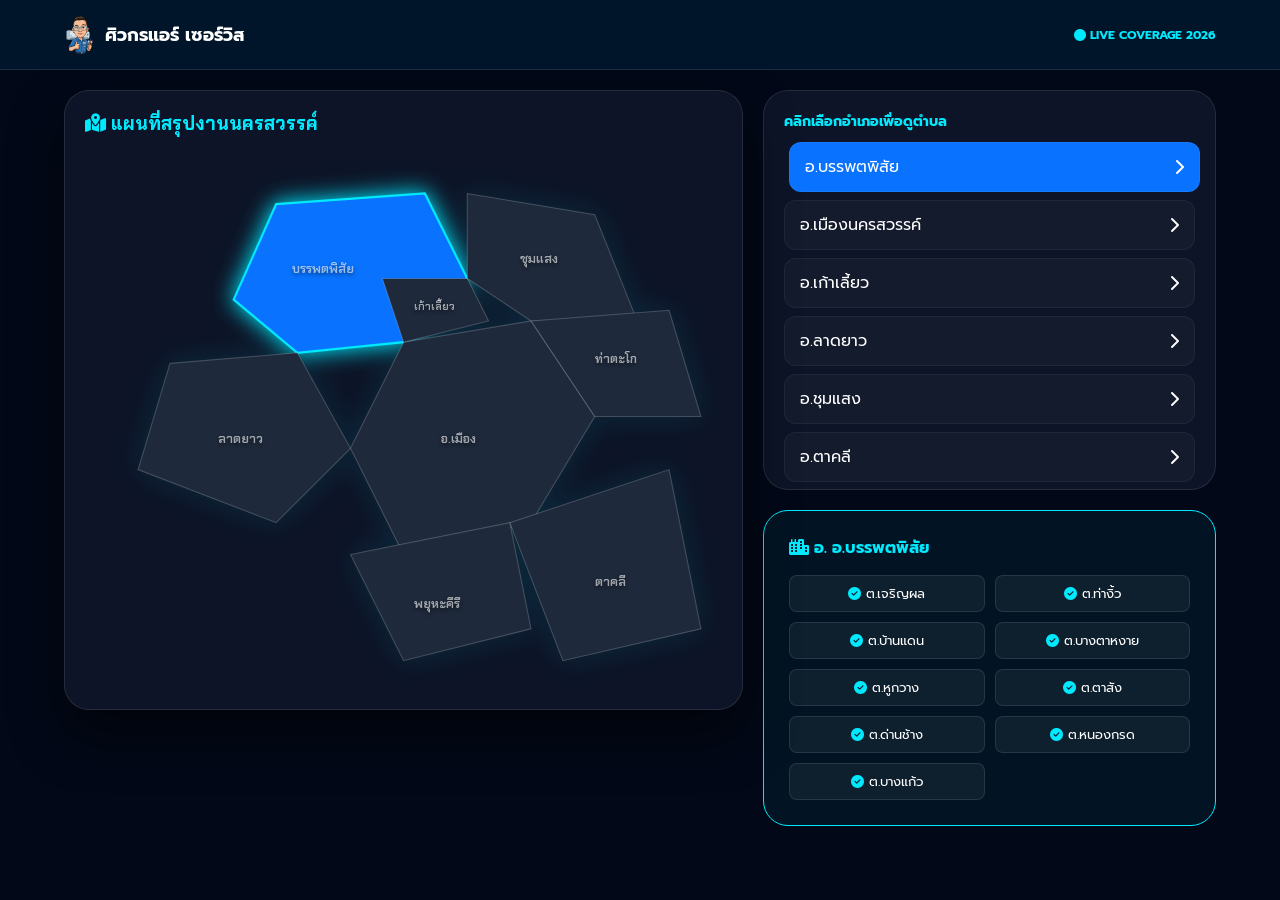
<file: nakhonsawan.html>
<!DOCTYPE html>
<html lang="th">
<head>
    <meta charset="UTF-8">
    <meta name="viewport" content="width=device-width, initial-scale=1.0">
    <title>พื้นที่ให้บริการทุกตำบล นครสวรรค์ 2026 - ศิวกรแอร์</title>
    
    <link href="https://fonts.googleapis.com/css2?family=Chakra+Petch:wght@300;400;600;700&family=Prompt:wght@300;400;600&display=swap" rel="stylesheet">
    <link rel="stylesheet" href="https://cdnjs.cloudflare.com/ajax/libs/font-awesome/6.4.0/css/all.min.css">

    <style>
        :root {
            --primary-dark: #020817;
            --accent-blue: #00eaff;
            --win-blue: #0973ff;
            --glass-bg: rgba(15, 23, 42, 0.9);
            --white: #ffffff;
            --transition: all 0.3s ease;
        }

        * { margin: 0; padding: 0; box-sizing: border-box; font-family: 'Prompt', sans-serif; }
        body { background-color: var(--primary-dark); color: var(--white); overflow-x: hidden; padding-top: 70px; }
        h1, h2, h3, .nav-logo { font-family: 'Chakra Petch', sans-serif; }

        /* Navbar */
        .navbar {
            display: flex; align-items: center; justify-content: space-between;
            padding: 0 5%; background: rgba(1, 23, 43, 0.95);
            height: 70px; width: 100%; position: fixed; top: 0; z-index: 2000;
            backdrop-filter: blur(10px); border-bottom: 1px solid rgba(255,255,255,0.1);
        }
        .nav-logo { color: white; text-decoration: none; display: flex; align-items: center; gap: 10px; font-size: 18px; font-weight: 700; }
        .nav-logo img { height: 40px; }

        /* Dashboard Layout */
        .dashboard-container {
            display: grid; 
            grid-template-columns: 1.2fr 0.8fr;
            gap: 20px; padding: 20px 5%; 
            max-width: 1600px; margin: 0 auto;
        }

        /* แผนที่ SVG */
        .map-card {
            background: var(--glass-bg); border-radius: 25px; border: 1px solid rgba(255, 255, 255, 0.1);
            padding: 20px; position: relative; box-shadow: 0 25px 50px rgba(0, 0, 0, 0.5);
            height: fit-content;
        }

        .svg-map { width: 100%; height: auto; filter: drop-shadow(0 0 15px rgba(0, 234, 255, 0.1)); }

        .district-poly {
            fill: #1e293b; stroke: rgba(255,255,255,0.2);
            stroke-width: 1; transition: var(--transition);
            cursor: pointer;
        }

        .district-poly:hover, .district-poly.selected {
            fill: var(--win-blue) !important;
            stroke: var(--accent-blue);
            stroke-width: 2;
            filter: drop-shadow(0 0 10px var(--accent-blue));
        }

        .map-label {
            font-family: 'Chakra Petch'; font-size: 12px;
            fill: rgba(255,255,255,0.6); font-weight: 600;
            pointer-events: none; text-shadow: 0 2px 4px rgba(0,0,0,0.8);
        }

        /* รายชื่ออำเภอ Sidebar */
        .side-panel { display: flex; flex-direction: column; gap: 20px; }

        .district-list-wrapper {
            background: var(--glass-bg); border-radius: 25px; padding: 20px;
            border: 1px solid rgba(255,255,255,0.1); 
            max-height: 400px; overflow-y: auto;
        }

        .district-item-btn {
            display: flex; align-items: center; justify-content: space-between;
            background: rgba(255,255,255,0.03); border: 1px solid rgba(255,255,255,0.05);
            padding: 12px 15px; border-radius: 12px; cursor: pointer;
            margin-bottom: 8px; transition: var(--transition); color: white;
        }

        .district-item-btn:hover, .district-item-btn.active-btn {
            background: var(--win-blue); transform: translateX(5px);
        }

        /* แผงแสดงตำบล (Sub-district Panel) */
        .sub-district-panel {
            background: rgba(0, 234, 255, 0.05);
            border-radius: 25px; padding: 25px;
            border: 1px solid var(--accent-blue);
            min-height: 300px;
        }

        .town-grid {
            display: grid;
            grid-template-columns: repeat(auto-fill, minmax(130px, 1fr));
            gap: 10px; margin-top: 15px;
        }

        .town-tag {
            background: rgba(255,255,255,0.05);
            padding: 8px; border-radius: 8px;
            font-size: 13px; text-align: center;
            border: 1px solid rgba(255,255,255,0.1);
            animation: fadeIn 0.4s ease forwards;
        }

        @keyframes fadeIn { from { opacity: 0; transform: translateY(5px); } to { opacity: 1; transform: translateY(0); } }

        @media (max-width: 992px) {
            .dashboard-container { grid-template-columns: 1fr; }
            .nav-logo span { display: none; }
        }
    </style>
</head>
<body>

    <nav class="navbar">
        <a href="index.html" class="nav-logo">
            <img src="IM/Adobe Express 2026-03-13 16.31.52.png" alt="Logo">
            <span>ศิวกรแอร์ เซอร์วิส</span>
        </a>
        <div style="font-size: 12px; color: var(--accent-blue); font-weight: bold;">
            <i class="fas fa-circle" style="animation: blink 1s infinite;"></i> LIVE COVERAGE 2026
        </div>
    </nav>

    <div class="dashboard-container">
        
        <section class="map-section">
            <div class="map-card">
                <h3 style="color: var(--accent-blue); margin-bottom: 15px;"><i class="fas fa-map-marked-alt"></i> แผนที่สรุปงานนครสวรรค์</h3>
                
                <svg class="svg-map" viewBox="0 0 600 500">
                    <g class="map-region" data-id="banphot"><path id="poly-banphot" class="district-poly" d="M180,50 L320,40 L360,120 L300,180 L200,190 L140,140 Z" /><text x="195" y="115" class="map-label">บรรพตพิสัย</text></g>
                    <g class="map-region" data-id="mueang"><path id="poly-mueang" class="district-poly" d="M300,180 L420,160 L480,250 L420,350 L300,380 L250,280 Z" /><text x="335" y="275" class="map-label">อ.เมือง</text></g>
                    <g class="map-region" data-id="kaoliao"><path id="poly-kaoliao" class="district-poly" d="M280,120 L360,120 L380,160 L300,180 Z" /><text x="310" y="150" class="map-label" style="font-size: 10px;">เก้าเลี้ยว</text></g>
                    <g class="map-region" data-id="latyao"><path id="poly-latyao" class="district-poly" d="M80,200 L200,190 L250,280 L180,350 L50,300 Z" /><text x="125" y="275" class="map-label">ลาดยาว</text></g>
                    <g class="map-region" data-id="chumsaeng"><path id="poly-chumsaeng" class="district-poly" d="M360,40 L480,60 L520,160 L420,160 L360,120 Z" /><text x="410" y="105" class="map-label">ชุมแสง</text></g>
                    <g class="map-region" data-id="takhli"><path id="poly-takhli" class="district-poly" d="M400,350 L550,300 L580,450 L450,480 Z" /><text x="480" y="410" class="map-label">ตาคลี</text></g>
                    <g class="map-region" data-id="phayuha"><path id="poly-phayuha" class="district-poly" d="M250,380 L400,350 L420,450 L300,480 Z" /><text x="310" y="430" class="map-label">พยุหะคีรี</text></g>
                    <g class="map-region" data-id="tha-tako"><path id="poly-tha-tako" class="district-poly" d="M420,160 L550,150 L580,250 L480,250 Z" /><text x="480" y="200" class="map-label">ท่าตะโก</text></g>
                </svg>
            </div>
        </section>

        <aside class="side-panel">
            <div class="district-list-wrapper">
                <p style="color: var(--accent-blue); margin-bottom: 10px; font-weight: 700; font-size: 14px;">คลิกเลือกอำเภอเพื่อดูตำบล</p>
                <div class="district-list">
                    <div class="district-item-btn" data-target="banphot"><span>อ.บรรพตพิสัย</span><i class="fas fa-chevron-right"></i></div>
                    <div class="district-item-btn" data-target="mueang"><span>อ.เมืองนครสวรรค์</span><i class="fas fa-chevron-right"></i></div>
                    <div class="district-item-btn" data-target="kaoliao"><span>อ.เก้าเลี้ยว</span><i class="fas fa-chevron-right"></i></div>
                    <div class="district-item-btn" data-target="latyao"><span>อ.ลาดยาว</span><i class="fas fa-chevron-right"></i></div>
                    <div class="district-item-btn" data-target="chumsaeng"><span>อ.ชุมแสง</span><i class="fas fa-chevron-right"></i></div>
                    <div class="district-item-btn" data-target="takhli"><span>อ.ตาคลี</span><i class="fas fa-chevron-right"></i></div>
                    <div class="district-item-btn" data-target="phayuha"><span>อ.พยุหะคีรี</span><i class="fas fa-chevron-right"></i></div>
                    <div class="district-item-btn" data-target="tha-tako"><span>อ.ท่าตะโก</span><i class="fas fa-chevron-right"></i></div>
                </div>
            </div>

            <div class="sub-district-panel" id="town-panel">
                <h4 id="district-title" style="color: var(--accent-blue);">เลือกอำเภอเพื่อดูประวัติงาน</h4>
                <div class="town-grid" id="town-list">
                    <p style="font-size: 12px; opacity: 0.5;">ข้อมูลตำบลจะปรากฏที่นี่เมื่อคุณเลือกพื้นที่...</p>
                </div>
            </div>
        </aside>
    </div>

    <script>
        // ข้อมูลตำบลทุกอำเภอในนครสวรรค์ (ตัวอย่าง)
        const nakhonSawanData = {
            "banphot": ["เจริญผล", "ท่างิ้ว", "บ้านแดน", "บางตาหงาย", "หูกวาง", "ตาสัง", "ด่านช้าง", "หนองกรด", "บางแก้ว"],
            "mueang": ["ปากน้ำโพ", "วัดไทร", "แควใหญ่", "ตะเคียนเลื่อน", "นครสวรรค์ตก", "นครสวรรค์ออก", "บางม่วง", "หนองปลิง", "เกรียงไกร", "บ้านมะเกลือ"],
            "kaoliao": ["เก้าเลี้ยว", "มหาโพธิ", "หนองเต่า", "เขาทอง", "เขาดิน"],
            "latyao": ["ลาดยาว", "หนองยาว", "หนองนมวัว", "ห้วยน้ำหอม", "มาบแก", "ศาลเจ้าไก่ต่อ", "สระแก้ว"],
            "chumsaeng": ["ชุมแสง", "ทับกฤช", "พิกุล", "เกยไชย", "ท่าไม้", "บางไผ่", "หนองกระเจา"],
            "takhli": ["ตาคลี", "ช่องแค", "จันเสน", "ห้วยหอม", "หนองโพ", "หนองหม้อ", "พรหมนิมิต"],
            "phayuha": ["พยุหะ", "เนินมะกอก", "ท่าน้ำอ้อย", "ม่วงหัก", "ยางขาว", "นิคมเขาบ่อแก้ว"],
            "tha-tako": ["ท่าตะโก", "พนมรอก", "หัวถนน", "สายลำโพง", "วังมหากัน", "วังใหญ่"]
        };

        const buttons = document.querySelectorAll('.district-item-btn');
        const paths = document.querySelectorAll('.district-poly');
        const townList = document.getElementById('town-list');
        const districtTitle = document.getElementById('district-title');

        function updateDisplay(id) {
            // 1. จัดการฝั่งปุ่ม
            buttons.forEach(b => {
                b.classList.remove('active-btn');
                if(b.getAttribute('data-target') === id) b.classList.add('active-btn');
            });

            // 2. จัดการฝั่งแผนที่
            paths.forEach(p => {
                p.classList.remove('selected');
                if(p.id === 'poly-' + id) p.classList.add('selected');
            });

            // 3. แสดงชื่อตำบล
            districtTitle.innerHTML = `<i class="fas fa-city"></i> อ. ${document.querySelector(`[data-target="${id}"] span`).innerText}`;
            townList.innerHTML = "";
            const towns = nakhonSawanData[id] || ["ไม่มีข้อมูล"];
            towns.forEach(town => {
                const tag = document.createElement('div');
                tag.className = 'town-tag';
                tag.innerHTML = `<i class="fas fa-check-circle" style="color:var(--accent-blue)"></i> ต.${town}`;
                townList.appendChild(tag);
            });
        }

        buttons.forEach(btn => {
            btn.addEventListener('click', () => {
                updateDisplay(btn.getAttribute('data-target'));
            });
        });

        paths.forEach(path => {
            path.addEventListener('click', () => {
                updateDisplay(path.id.replace('poly-', ''));
            });
        });

        // เริ่มต้นที่บรรพตพิสัย
        window.onload = () => updateDisplay('banphot');
    </script>

    <style>
        @keyframes blink { 0% { opacity: 1; } 50% { opacity: 0.3; } 100% { opacity: 1; } }
    </style>
</body>
</html>
</file>
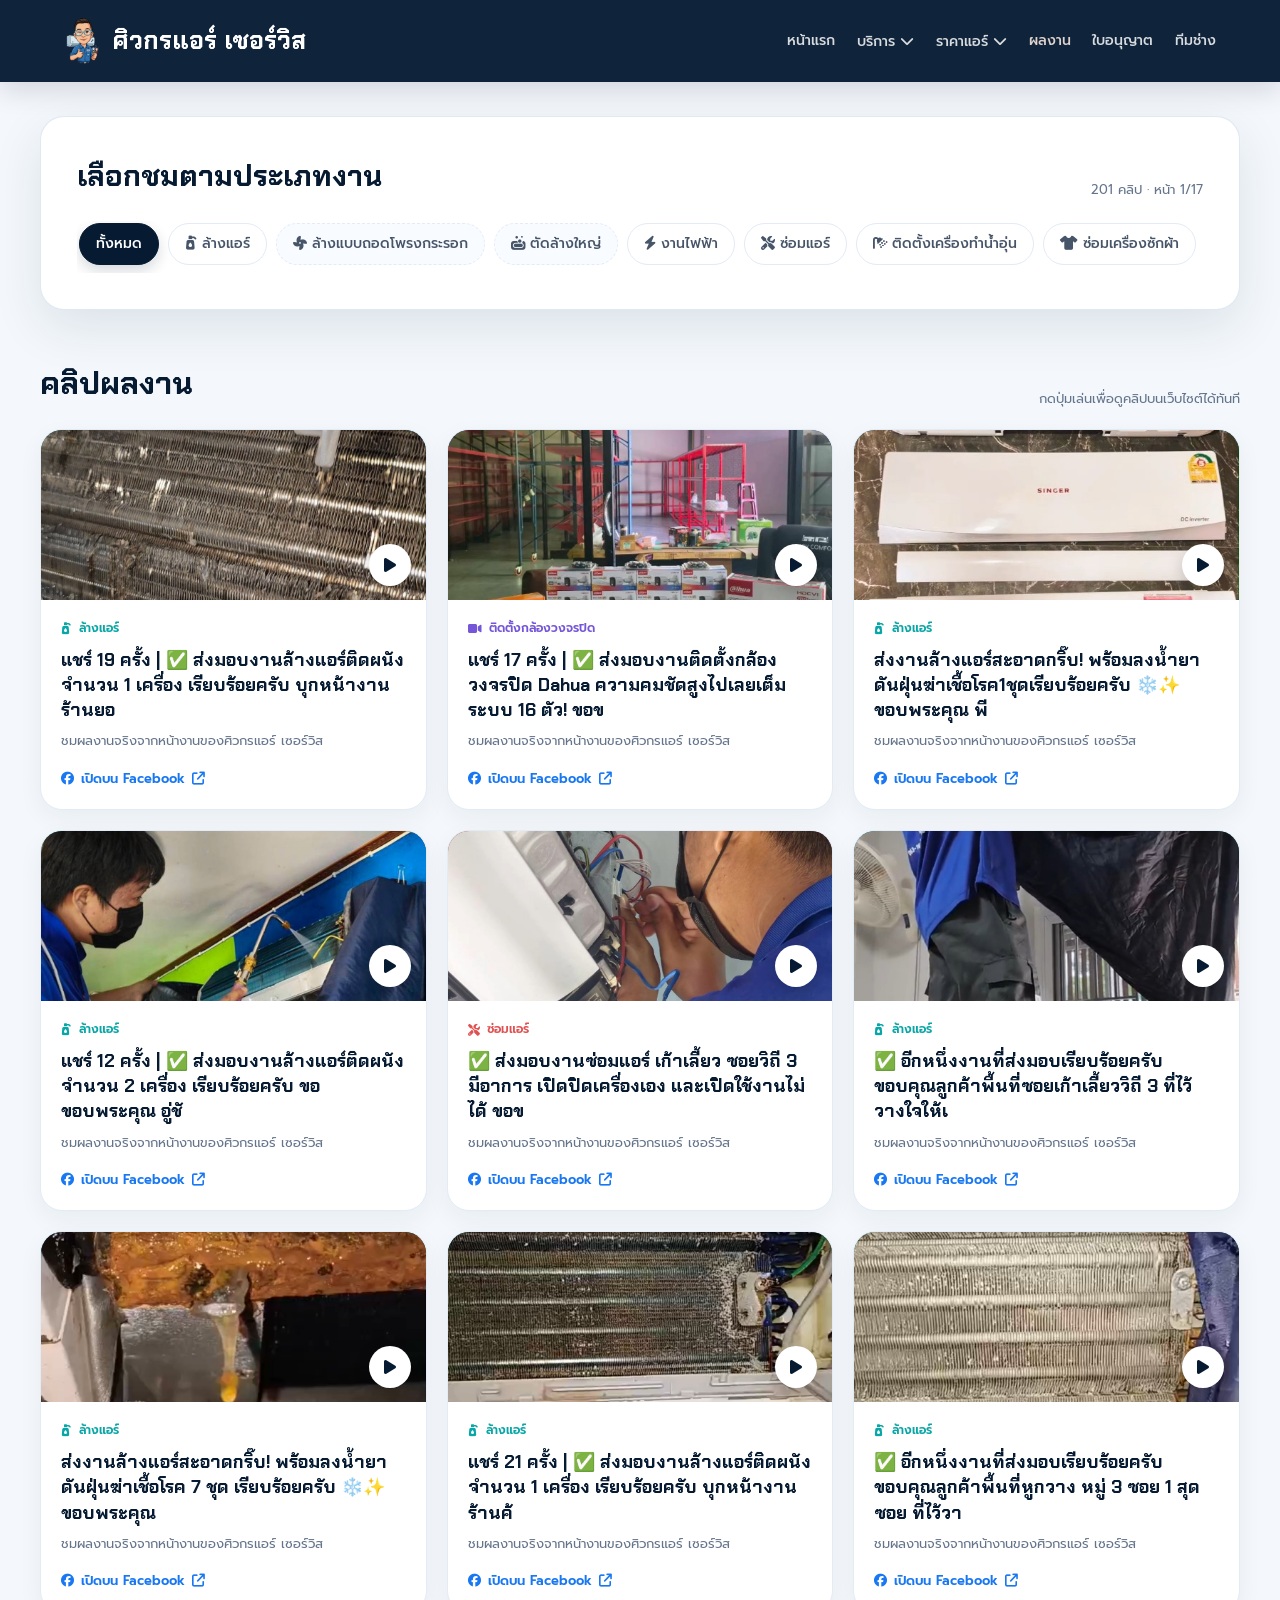
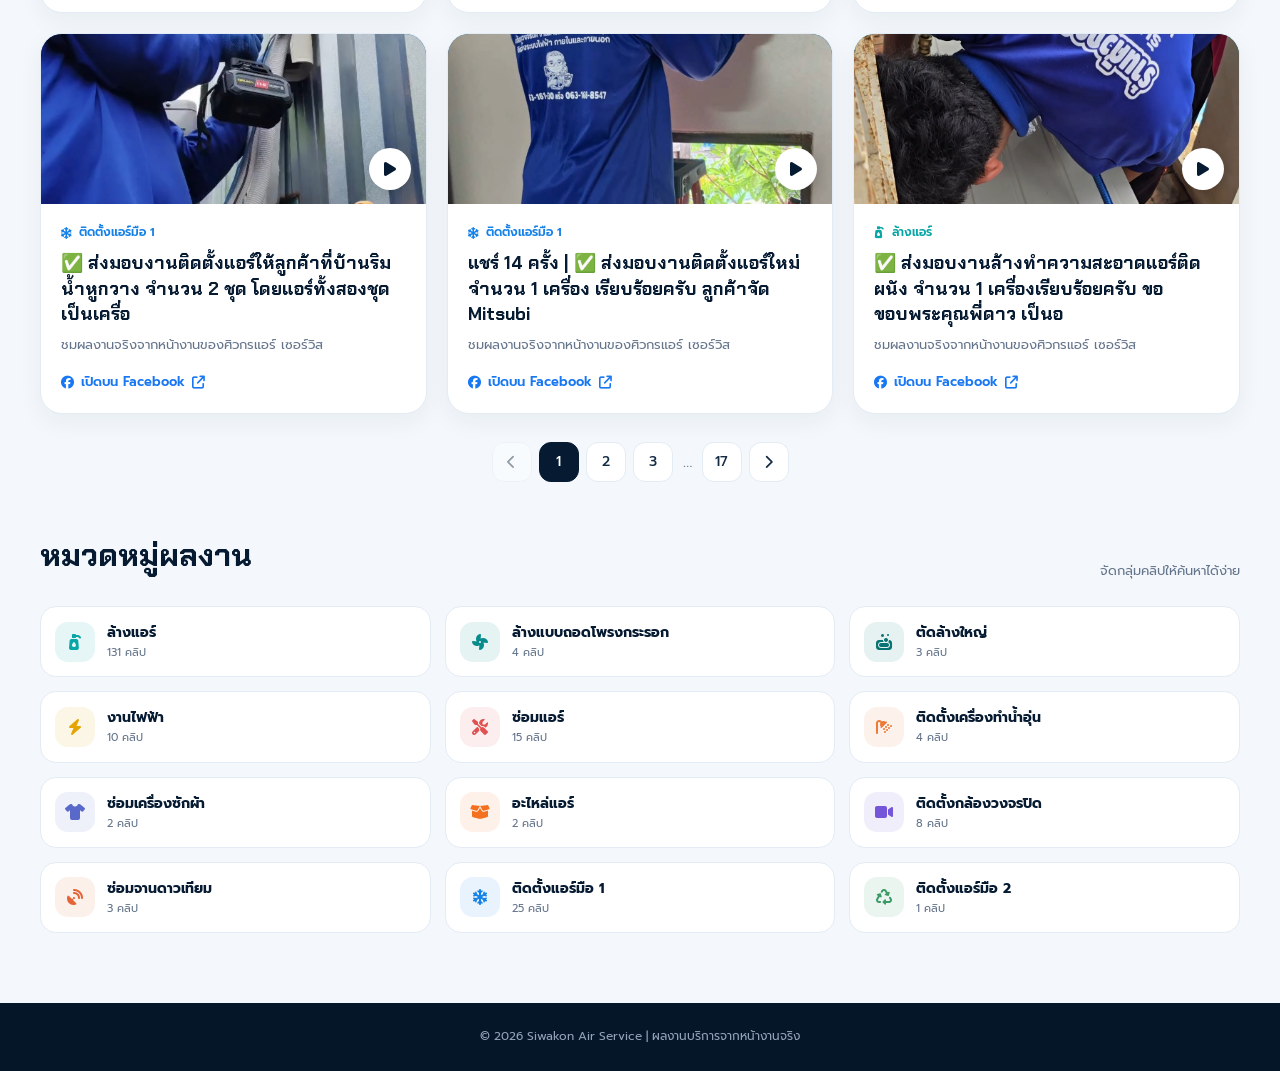
<file: portfolio.html>
<!DOCTYPE html>
<html lang="th">
<head>
    <meta charset="UTF-8">
    <meta name="viewport" content="width=device-width, initial-scale=1.0">
    <meta name="theme-color" content="#061b32">
    <title>ผลงานบริการ | ศิวกรแอร์ เซอร์วิส</title>
    <meta name="description" content="ชมผลงานล้างแอร์ งานไฟฟ้า ติดตั้งกล้องวงจรปิด ซ่อมจานดาวเทียม และติดตั้งแอร์ใหม่และมือสอง ผ่านคลิป Facebook Reels">
    <link href="https://fonts.googleapis.com/css2?family=Chakra+Petch:wght@400;500;600;700&family=Prompt:wght@300;400;500;600;700&display=swap" rel="stylesheet">
    <link rel="stylesheet" href="https://cdnjs.cloudflare.com/ajax/libs/font-awesome/6.4.0/css/all.min.css">
    <style>
        :root {
            --navy: #061b32;
            --navy-soft: #102e4c;
            --blue: #0973ff;
            --blue-light: #eaf4ff;
            --gold: #e0d3ce;
            --ink: #142b43;
            --muted: #64748b;
            --surface: #ffffff;
            --page: #f4f8fc;
            --line: #e3ebf4;
            --shadow: 0 18px 50px rgba(10, 36, 62, .1);
            --ease: all .28s ease;
        }
        * { box-sizing: border-box; margin: 0; padding: 0; }
        html { scroll-behavior: smooth; scroll-padding-top: 110px; }
        body { min-width: 320px; color: var(--ink); background: var(--page); font-family: 'Prompt', sans-serif; line-height: 1.65; }
        h1, h2, h3, .logo { font-family: 'Chakra Petch', sans-serif; }
        a { color: inherit; }
        .navbar {
            position: sticky; top: 0; z-index: 20; display: flex; align-items: center;
            justify-content: space-between; gap: 28px; min-height: 82px; padding: 10px clamp(18px, 5vw, 76px);
            color: white; background: rgba(6, 27, 50, .96); backdrop-filter: blur(14px);
            box-shadow: 0 8px 28px rgba(3, 17, 31, .14);
        }
        .logo { display: inline-flex; align-items: center; gap: 11px; flex-shrink: 0; color: white; text-decoration: none; font-size: clamp(18px, 2vw, 25px); font-weight: 700; }
        .logo img { width: auto; height: 48px; object-fit: contain; }
        .menu { display: flex; align-items: center; gap: clamp(10px, 1.7vw, 24px); }
        .menu > a, .menu .dropbtn { color: rgba(255,255,255,.84); text-decoration: none; font-size: clamp(13px, 1.1vw, 16px); font-weight: 500; white-space: nowrap; transition: var(--ease); }
        .menu > a:hover, .menu .dropbtn:hover, .menu > a.active { color: var(--gold); }
        .dropdown { position: relative; }
        .dropdown-content { display: none; position: absolute; top: calc(100% + 14px); left: 0; min-width: 230px; padding: 8px; border: 1px solid var(--line); border-radius: 16px; background: white; box-shadow: var(--shadow); }
        .dropdown:hover .dropdown-content, .dropdown:focus-within .dropdown-content { display: grid; }
        .dropdown-content a { display: flex; align-items: center; gap: 11px; padding: 10px 12px; color: var(--ink); border-radius: 10px; text-decoration: none; font-size: 14px; transition: var(--ease); }
        .dropdown-content a i { width: 18px; color: var(--blue); text-align: center; }
        .dropdown-content a:hover { color: var(--blue); background: var(--blue-light); }

        .hero { position: relative; isolation: isolate; overflow: hidden; padding: clamp(76px, 10vw, 128px) 22px clamp(86px, 11vw, 138px); color: white; text-align: center; background: radial-gradient(circle at 80% 18%, rgba(53,155,255,.3), transparent 28%), linear-gradient(130deg, #061b32, #0b3b67 62%, #1477df); }
        main { width: min(100% - 40px, 1200px); margin: 34px auto 0; position: relative; z-index: 1; }
        .toolbar { padding: clamp(22px, 4vw, 36px); border: 1px solid rgba(220,231,243,.9); border-radius: 24px; background: var(--surface); box-shadow: var(--shadow); }
        .toolbar-heading { display: flex; justify-content: space-between; align-items: end; gap: 18px; margin-bottom: 20px; }
        .toolbar-heading h2 { color: var(--navy); font-size: clamp(22px, 3vw, 29px); }
        .toolbar-heading p { color: var(--muted); font-size: 13px; }
        .filters { display: flex; gap: 9px; overflow-x: auto; padding: 2px 2px 8px; scrollbar-width: thin; scrollbar-color: #cbd8e7 transparent; }
        .filter-button { flex: 0 0 auto; min-height: 42px; padding: 9px 16px; border: 1px solid var(--line); border-radius: 999px; color: #475569; background: #fff; font: 500 14px 'Prompt', sans-serif; cursor: pointer; transition: var(--ease); }
        .filter-button:hover { border-color: #9cc8fb; color: var(--blue); }
        .filter-button.active { color: white; border-color: var(--navy); background: var(--navy); box-shadow: 0 6px 14px rgba(6,27,50,.16); }
            .filter-button.subcategory { border-style: dashed; background: #f8fbff; }
            .filter-button.subcategory.active { border-style: solid; background: var(--navy); }
        .filter-button:focus-visible, .reel-card:focus-visible { outline: 3px solid rgba(9,115,255,.4); outline-offset: 3px; }

        .section-heading { display: flex; justify-content: space-between; align-items: end; gap: 18px; margin: 48px 0 20px; }
        .section-heading h2 { color: var(--navy); font-size: clamp(23px, 3vw, 31px); }
        .section-heading p { color: var(--muted); font-size: 13px; }
        .reel-grid { display: grid; grid-template-columns: repeat(3, minmax(0, 1fr)); gap: 20px; }
        .reel-card { --accent: #0973ff; display: flex; position: relative; flex-direction: column; min-height: 270px; overflow: hidden; border: 1px solid var(--line); border-radius: 22px; color: inherit; background: white; text-decoration: none; box-shadow: 0 8px 25px rgba(16,42,67,.055); transition: var(--ease); }
        .reel-card:hover { transform: translateY(-5px); border-color: #c3dafa; box-shadow: 0 20px 40px rgba(16,42,67,.12); }
        .reel-thumb { position: relative; display: grid; min-height: 170px; place-items: center; overflow: hidden; color: white; background: linear-gradient(135deg, color-mix(in srgb, var(--accent) 76%, #092747), color-mix(in srgb, var(--accent) 46%, #081d35)); }
            .reel-cover { position: absolute; inset: 0; z-index: 0; width: 100%; height: 100%; object-fit: cover; }
            .reel-thumb.has-cover::before { inset: 0; width: auto; height: auto; border: 0; border-radius: 0; background: linear-gradient(180deg, rgba(0,0,0,.08), rgba(0,0,0,.3)); }
            .reel-thumb.has-cover::after { display: none; }
        .reel-thumb::before, .reel-thumb::after { content: ''; position: absolute; border: 1px solid rgba(255,255,255,.2); border-radius: 50%; }
        .reel-thumb::before { width: 210px; height: 210px; right: -55px; top: -105px; }
        .reel-thumb::after { width: 140px; height: 140px; left: -40px; bottom: -90px; }
        .play-icon { position: absolute; right: 15px; bottom: 14px; display: grid; width: 42px; height: 42px; place-items: center; border-radius: 50%; color: var(--navy); background: white; box-shadow: 0 4px 16px rgba(0,0,0,.18); transition: var(--ease); }
        .reel-card:hover .play-icon { color: white; background: var(--blue); transform: scale(1.08); }
        .reel-thumb-button { position: absolute; inset: 0; z-index: 2; width: 100%; border: 0; color: inherit; background: transparent; cursor: pointer; }
        .reel-thumb-button:focus-visible { outline: 3px solid white; outline-offset: -6px; border-radius: 20px; }
        .reel-external-link { display: inline-flex; align-items: center; gap: 7px; margin-top: auto; padding-top: 16px; color: #1877f2; font-size: 13px; font-weight: 600; text-decoration: none; }
        .reel-external-link:hover { color: #0b58b0; text-decoration: underline; }
        .reel-body { display: flex; flex: 1; flex-direction: column; padding: 19px 20px 20px; }
        .reel-category { display: inline-flex; align-items: center; gap: 7px; margin-bottom: 9px; color: var(--accent); font-size: 12px; font-weight: 600; }
        .reel-body h3 { margin-bottom: 7px; color: var(--navy); font-size: 18px; line-height: 1.4; }
        .reel-body p { color: var(--muted); font-size: 13px; line-height: 1.65; }
        .reel-link-label { display: flex; align-items: center; gap: 7px; margin-top: auto; padding-top: 16px; color: #1877f2; font-size: 13px; font-weight: 600; }
        .empty-state { display: none; padding: 42px 24px; border: 1px dashed #cbd9e8; border-radius: 20px; text-align: center; background: rgba(255,255,255,.72); }
        .empty-state.visible { display: block; }
            .pagination { display: flex; justify-content: center; align-items: center; flex-wrap: wrap; gap: 7px; margin: 28px 0 8px; }
            .pagination[hidden] { display: none; }
            .page-button { display: grid; min-width: 40px; height: 40px; padding: 0 11px; place-items: center; border: 1px solid var(--line); border-radius: 12px; color: var(--ink); background: #fff; font: 500 14px 'Prompt', sans-serif; cursor: pointer; transition: var(--ease); }
            .page-button:hover:not(:disabled) { color: var(--blue); border-color: #9cc8fb; }
            .page-button.active { color: #fff; border-color: var(--navy); background: var(--navy); }
            .page-button:disabled { opacity: .45; cursor: not-allowed; }
            .page-button:focus-visible { outline: 3px solid rgba(9,115,255,.4); outline-offset: 2px; }
            .pagination-ellipsis { padding: 0 3px; color: var(--muted); }
        .empty-state i { display: grid; width: 58px; height: 58px; margin: 0 auto 14px; place-items: center; border-radius: 18px; color: var(--blue); background: var(--blue-light); font-size: 22px; }
        .empty-state h3 { margin-bottom: 5px; color: var(--navy); font-size: 20px; }
        .empty-state p { color: var(--muted); font-size: 14px; }
        .category-list { display: grid; grid-template-columns: repeat(3, minmax(0,1fr)); gap: 14px; margin: 25px 0 70px; }
        .category-chip { display: flex; align-items: center; gap: 12px; padding: 14px; border: 1px solid var(--line); border-radius: 16px; background: white; }
        .category-chip i { display: grid; width: 40px; height: 40px; flex: 0 0 40px; place-items: center; border-radius: 13px; color: var(--chip-accent, var(--blue)); background: color-mix(in srgb, var(--chip-accent, var(--blue)) 10%, white); }
        .category-chip strong { display: block; color: var(--navy); font-size: 14px; }
        .category-chip span { display: block; color: var(--muted); font-size: 11px; }
        .player-overlay { position: fixed; inset: 0; z-index: 100; display: grid; place-items: center; padding: 16px; background: rgba(1, 13, 26, .88); opacity: 0; visibility: hidden; transition: opacity .2s ease, visibility .2s ease; }
        .player-overlay.open { opacity: 1; visibility: visible; }
        .player-dialog { position: relative; display: flex; flex-direction: column; align-items: center; gap: 12px; width: min(100%, 430px); max-height: 94dvh; padding: 42px 12px 14px; border: 1px solid rgba(255,255,255,.16); border-radius: 22px; background: #071727; box-shadow: 0 24px 80px rgba(0,0,0,.4); }
        .player-close { position: absolute; top: 9px; right: 10px; z-index: 2; display: grid; width: 34px; height: 34px; place-items: center; border: 1px solid rgba(255,255,255,.2); border-radius: 50%; color: white; background: rgba(255,255,255,.12); cursor: pointer; }
        .player-close:hover { background: rgba(255,255,255,.23); }
        .facebook-player-frame { width: min(100%, 267px); max-height: min(78dvh, 476px); aspect-ratio: 9 / 16; overflow: hidden; border-radius: 12px; background: #000; }
        .facebook-player-frame iframe { display: block; width: 100%; height: 100%; border: 0; }
        .player-fallback { color: white; font-size: 13px; text-decoration: none; }
        .player-fallback:hover { text-decoration: underline; }
        footer { padding: 24px 20px; color: #94a3b8; background: #061629; text-align: center; font-size: 12px; }

        @media (max-width: 1050px) {
            .navbar { flex-direction: column; gap: 5px; padding: 9px 18px 11px; }
            .logo img { height: 38px; }
            .menu { width: 100%; justify-content: center; gap: 18px; overflow-x: auto; padding: 5px 2px; scrollbar-width: none; }
            .menu::-webkit-scrollbar { display: none; }
            .menu > a, .menu .dropbtn { flex: 0 0 auto; font-size: 13px; }
            .reel-grid { grid-template-columns: repeat(2, minmax(0, 1fr)); }
        }
        @media (max-width: 680px) {
            html { scroll-padding-top: 120px; }
            .navbar { align-items: center; padding-inline: 10px; }
            .menu { justify-content: flex-start; gap: 8px; }
            .menu > a, .menu .dropbtn { padding: 8px 10px; border-radius: 999px; background: rgba(255,255,255,.08); font-size: 12px; }
            .dropdown { flex: 0 0 auto; }
            .dropdown-content { top: calc(100% + 8px); }
            .hero { padding: 64px 18px 76px; }
            main { width: calc(100% - 24px); margin-top: 22px; }
            .toolbar { padding: 20px 16px 12px; border-radius: 20px; }
            .toolbar-heading, .section-heading { align-items: flex-start; flex-direction: column; gap: 3px; }
            .filters { margin-inline: -4px; }
            .filter-button { font-size: 13px; }
            .reel-grid { grid-template-columns: 1fr; gap: 14px; }
            .reel-card { min-height: 0; }
            .reel-thumb { min-height: 190px; }
            .reel-body { padding: 17px; }
            .category-list { grid-template-columns: 1fr 1fr; gap: 9px; margin-bottom: 48px; }
            .category-chip { gap: 9px; padding: 10px; }
            .category-chip i { width: 34px; height: 34px; flex-basis: 34px; font-size: 13px; }
            .category-chip strong { font-size: 12px; }
            .category-chip span { font-size: 10px; }
        }
        @media (max-width: 360px) {
            .category-list { grid-template-columns: 1fr; }
        }
        @media (prefers-reduced-motion: reduce) {
            *, *::before, *::after { scroll-behavior: auto !important; animation-duration: .01ms !important; transition-duration: .01ms !important; }
        }
    </style>
</head>
<body>
    <nav class="navbar" aria-label="เมนูหลัก">
        <a href="index.html" class="logo">
            <img src="IM/Adobe Express 2026-03-13 16.31.52.png" alt="">
            <span>ศิวกรแอร์ เซอร์วิส</span>
        </a>
        <div class="menu">
            <a href="index.html">หน้าแรก</a>
            <div class="dropdown">
                <a href="index.html#services" class="dropbtn">บริการ <i class="fas fa-chevron-down" aria-hidden="true"></i></a>
                <div class="dropdown-content">
                    <a href="service-install.html"><i class="fas fa-snowflake"></i> ติดตั้งแอร์ใหม่</a>
                    <a href="service-clean.html"><i class="fas fa-pump-soap"></i> ล้างแอร์ฆ่าเชื้อ</a>
                    <a href="service-repair.html"><i class="fas fa-tools"></i> ซ่อมบำรุง</a>
                    <a href="service-electric.html"><i class="fas fa-bolt"></i> งานระบบไฟฟ้า</a>
                    <a href="service-cctv.html"><i class="fas fa-video"></i> กล้องวงจรปิด</a>
                    <a href="service-parts.html"><i class="fas fa-box-open"></i> อะไหล่แอร์</a>
                </div>
            </div>
            <div class="dropdown">
                <a href="prices.html#new-air" class="dropbtn">ราคาแอร์ <i class="fas fa-chevron-down" aria-hidden="true"></i></a>
                <div class="dropdown-content">
                    <a href="prices.html#new-air"><i class="fas fa-snowflake"></i> แอร์ใหม่</a>
                    <a href="prices.html#used-air"><i class="fas fa-recycle"></i> แอร์มือสอง</a>
                </div>
            </div>
            <a href="portfolio.html" class="active">ผลงาน</a>
            <a href="licenses.html">ใบอนุญาต</a>
            <a href="contact.html">ทีมช่าง</a>
        </div>
    </nav>

    <main>
        <section class="toolbar" aria-labelledby="filter-title">
            <div class="toolbar-heading">
                <h2 id="filter-title">เลือกชมตามประเภทงาน</h2>
                <p id="result-count" aria-live="polite"></p>
            </div>
            <div class="filters" id="category-filters" aria-label="กรองผลงานตามหมวดหมู่"></div>
        </section>

        <section aria-labelledby="video-heading">
            <div class="section-heading">
                <h2 id="video-heading">คลิปผลงาน</h2>
                <p>กดปุ่มเล่นเพื่อดูคลิปบนเว็บไซต์ได้ทันที</p>
            </div>
            <div class="reel-grid" id="reel-grid"></div>
            <nav class="pagination" id="pagination" aria-label="แบ่งหน้าผลงาน" hidden></nav>
            <div class="empty-state" id="empty-state" role="status">
                <i class="fas fa-link" aria-hidden="true"></i>
                <h3>หมวดนี้ยังไม่มีลิงก์คลิป</h3>
                <p>ส่งลิงก์ Facebook Reel มา แล้วเพิ่มลงในหมวดที่ตรงกันได้ทันที โดยไม่ต้องอัปโหลดไฟล์วิดีโอ</p>
            </div>
        </section>

        <section aria-labelledby="categories-title">
            <div class="section-heading">
                <h2 id="categories-title">หมวดหมู่ผลงาน</h2>
                <p>จัดกลุ่มคลิปให้ค้นหาได้ง่าย</p>
            </div>
            <div class="category-list" id="category-list"></div>
        </section>
    </main>

    <div class="player-overlay" id="player-overlay" aria-hidden="true">
        <div class="player-dialog" role="dialog" aria-modal="true" aria-label="เล่นคลิป Facebook Reel">
            <button class="player-close" id="player-close" type="button" aria-label="ปิดวิดีโอ"><i class="fas fa-xmark" aria-hidden="true"></i></button>
            <div class="facebook-player-frame">
                <iframe id="facebook-player" title="Facebook Reel" allow="autoplay; clipboard-write; encrypted-media; picture-in-picture" allowfullscreen></iframe>
            </div>
            <a class="player-fallback" id="player-fallback" href="#" target="_blank" rel="noopener noreferrer"><i class="fab fa-facebook" aria-hidden="true"></i> หากเล่นไม่ได้ เปิดดูบน Facebook</a>
        </div>
    </div>

    <footer>© 2026 Siwakon Air Service | ผลงานบริการจากหน้างานจริง</footer>

    <script src="portfolio-data.js"></script>
    <script>
        const categories = [
            { id: "all", name: "ทั้งหมด", icon: "fa-layer-group", color: "#0973ff", description: "คลิปผลงานทุกประเภท" },
            { id: "cleaning", name: "ล้างแอร์", icon: "fa-pump-soap", color: "#08a6a6", description: "ดูผลงานล้างแอร์ แยกตามวิธีการล้าง" },
            { id: "clean-squirrel", name: "ล้างแบบถอดโพรงกระรอก", icon: "fa-fan", color: "#078b8b", parent: "cleaning", description: "ถอดโพรงกระรอกออกมาล้างทำความสะอาด" },
            { id: "clean-deep", name: "ตัดล้างใหญ่", icon: "fa-soap", color: "#087373", parent: "cleaning", description: "ถอดล้างทำความสะอาดชุดใหญ่" },
            { id: "electrical", name: "งานไฟฟ้า", icon: "fa-bolt", color: "#e5a500", description: "เดินสายและติดตั้งระบบไฟ" },
            { id: "repair-ac", name: "ซ่อมแอร์", icon: "fa-screwdriver-wrench", color: "#e05252", description: "ตรวจเช็กและซ่อมระบบปรับอากาศ" },
            { id: "water-heater-install", name: "ติดตั้งเครื่องทำน้ำอุ่น", icon: "fa-shower", color: "#ed7a36", description: "ติดตั้งและตรวจสอบเครื่องทำน้ำอุ่น" },
            { id: "washing-machine-repair", name: "ซ่อมเครื่องซักผ้า", icon: "fa-shirt", color: "#5869c9", description: "ตรวจเช็กและซ่อมเครื่องซักผ้า" },
                        { id: "parts", name: "อะไหล่แอร์", icon: "fa-box-open", color: "#f37021", description: "ผลงานเกี่ยวกับอะไหล่และอุปกรณ์แอร์" },
            { id: "cctv", name: "ติดตั้งกล้องวงจรปิด", icon: "fa-video", color: "#7556d8", description: "ติดตั้งกล้องและตั้งค่าดูผ่านมือถือ" },
            { id: "satellite", name: "ซ่อมจานดาวเทียม", icon: "fa-satellite-dish", color: "#e36537", description: "ตรวจเช็กและซ่อมระบบจานดาวเทียม" },
            { id: "new-ac", name: "ติดตั้งแอร์มือ 1", icon: "fa-snowflake", color: "#1682e8", description: "จำหน่ายและติดตั้งเครื่องปรับอากาศใหม่" },
            { id: "used-ac", name: "ติดตั้งแอร์มือ 2", icon: "fa-recycle", color: "#3b9b66", description: "แอร์มือสองพร้อมบริการติดตั้ง" }
        ];
        const portfolioVideos = window.portfolioVideos || [];
        const filterContainer = document.getElementById("category-filters");
        const reelGrid = document.getElementById("reel-grid");
        const emptyState = document.getElementById("empty-state");
        const resultCount = document.getElementById("result-count");
        const pagination = document.getElementById("pagination");
        const playerOverlay = document.getElementById("player-overlay");
        const facebookPlayer = document.getElementById("facebook-player");
        const playerFallback = document.getElementById("player-fallback");
        let activeCategory = "all";
        let currentPage = 1;
        let previousFocus = null;
        const pageSize = 12;

        function categoryVideos(categoryId) {
            return portfolioVideos.filter(video => video.url && (
                video.category === categoryId ||
                (categoryId === "cleaning" && video.category.startsWith("clean-"))
            ));
        }

        function renderCategories() {
            filterContainer.innerHTML = categories.map((category, index) => `
                <button class="filter-button ${category.parent ? "subcategory" : ""} ${index === 0 ? "active" : ""}"
                    type="button" data-category="${category.id}" aria-pressed="${index === 0}">
                    ${category.id === "all" ? "" : `<i class="fas ${category.icon}" aria-hidden="true"></i> `}${category.name}
                </button>
            `).join("");

            document.getElementById("category-list").innerHTML = categories.filter(category => category.id !== "all").map(category => {
                const count = categoryVideos(category.id).length;
                return `
                    <div class="category-chip" style="--chip-accent:${category.color}">
                        <i class="fas ${category.icon}" aria-hidden="true"></i>
                        <div><strong>${category.name}</strong><span>${count ? `${count} คลิป` : "รอเพิ่มคลิป Reels"}</span></div>
                    </div>`;
            }).join("");

            filterContainer.querySelectorAll(".filter-button").forEach(button => {
                button.addEventListener("click", () => {
                    activeCategory = button.dataset.category;
                    currentPage = 1;
                    filterContainer.querySelectorAll(".filter-button").forEach(item => {
                        const selected = item === button;
                        item.classList.toggle("active", selected);
                        item.setAttribute("aria-pressed", String(selected));
                    });
                    renderVideos();
                });
            });
        }

        function renderPagination(totalPages) {
            if (totalPages <= 1) {
                pagination.innerHTML = "";
                pagination.hidden = true;
                return;
            }

            pagination.hidden = false;
            const visiblePages = [...new Set([1, totalPages, ...Array.from({ length: 5 }, (_, index) => currentPage - 2 + index)])]
                .filter(page => page >= 1 && page <= totalPages).sort((a, b) => a - b);
            let previousPage = 0;
            const pageButtons = visiblePages.map(page => {
                const separator = page - previousPage > 1 ? '<span class="pagination-ellipsis" aria-hidden="true">…</span>' : "";
                previousPage = page;
                return `${separator}<button class="page-button ${page === currentPage ? "active" : ""}" type="button"
                    data-page="${page}" ${page === currentPage ? 'aria-current="page"' : ""} aria-label="หน้า ${page}">${page}</button>`;
            }).join("");

            pagination.innerHTML = `
                <button class="page-button" type="button" data-page-step="-1" aria-label="หน้าก่อนหน้า" ${currentPage === 1 ? "disabled" : ""}><i class="fas fa-chevron-left" aria-hidden="true"></i></button>
                ${pageButtons}
                <button class="page-button" type="button" data-page-step="1" aria-label="หน้าถัดไป" ${currentPage === totalPages ? "disabled" : ""}><i class="fas fa-chevron-right" aria-hidden="true"></i></button>`;

            pagination.querySelectorAll("button[data-page], button[data-page-step]").forEach(button => {
                if (button.disabled) return;
                button.addEventListener("click", () => {
                    currentPage = button.dataset.page ? Number(button.dataset.page) : currentPage + Number(button.dataset.pageStep);
                    renderVideos();
                    document.getElementById("video-heading").scrollIntoView({ block: "start" });
                });
            });
        }

        function renderVideos() {
            const videos = activeCategory === "all"
                ? portfolioVideos.filter(video => video.url)
                : categoryVideos(activeCategory);
            const totalPages = Math.max(1, Math.ceil(videos.length / pageSize));
            currentPage = Math.min(currentPage, totalPages);
            const pageVideos = videos.slice((currentPage - 1) * pageSize, currentPage * pageSize);
            resultCount.textContent = `${videos.length} คลิป${totalPages > 1 ? ` · หน้า ${currentPage}/${totalPages}` : ""}`;
            emptyState.classList.toggle("visible", videos.length === 0);

            reelGrid.innerHTML = pageVideos.map(video => {
                const category = categories.find(item => item.id === video.category);
                if (!category) return "";
                const videoIndex = portfolioVideos.indexOf(video);
                return `
                    <article class="reel-card" style="--accent:${category.color}">
                        <div class="reel-thumb ${video.thumbnail ? "has-cover" : ""}">
                            ${video.thumbnail ? `<img class="reel-cover" src="${video.thumbnail}" alt="ภาพหน้าปกคลิป ${video.title}" loading="lazy">` : ""}
                            <span class="play-icon"><i class="fas fa-play" aria-hidden="true"></i></span>
                            <button class="reel-thumb-button" type="button" data-video-index="${videoIndex}" aria-label="เล่นคลิป ${video.title} บนเว็บไซต์"></button>
                        </div>
                        <div class="reel-body">
                            <span class="reel-category"><i class="fas ${category.icon}" aria-hidden="true"></i>${category.name}</span>
                            <h3>${video.title}</h3>
                            <p>${video.description || "ชมขั้นตอนและผลงานจริงจากทีมช่างศิวกรแอร์ เซอร์วิส"}</p>
                            <a class="reel-external-link" href="${video.url}" target="_blank" rel="noopener noreferrer"><i class="fab fa-facebook" aria-hidden="true"></i> เปิดบน Facebook <i class="fas fa-arrow-up-right-from-square" aria-hidden="true"></i></a>
                        </div>
                    </article>`;
            }).join("");

            reelGrid.querySelectorAll(".reel-thumb-button").forEach(button => {
                button.addEventListener("click", () => playVideo(Number(button.dataset.videoIndex)));
            });
            renderPagination(totalPages);
        }

        function playVideo(index) {
            const video = portfolioVideos[index];
            if (!video || !video.url) return;
            previousFocus = document.activeElement;
            playerFallback.href = video.url;
            facebookPlayer.src = `https://www.facebook.com/plugins/video.php?href=${encodeURIComponent(video.url)}&show_text=false&width=267&height=476`;
            playerOverlay.classList.add("open");
            playerOverlay.setAttribute("aria-hidden", "false");
            document.body.style.overflow = "hidden";
            document.getElementById("player-close").focus();
        }

        function closeVideo() {
            playerOverlay.classList.remove("open");
            playerOverlay.setAttribute("aria-hidden", "true");
            facebookPlayer.src = "about:blank";
            document.body.style.overflow = "";
            if (previousFocus) previousFocus.focus();
        }

        document.getElementById("player-close").addEventListener("click", closeVideo);
        playerOverlay.addEventListener("click", event => { if (event.target === playerOverlay) closeVideo(); });
        document.addEventListener("keydown", event => {
            if (event.key === "Escape" && playerOverlay.classList.contains("open")) closeVideo();
        });
        renderCategories();
        renderVideos();
    </script>
</body>
</html>
</file>
